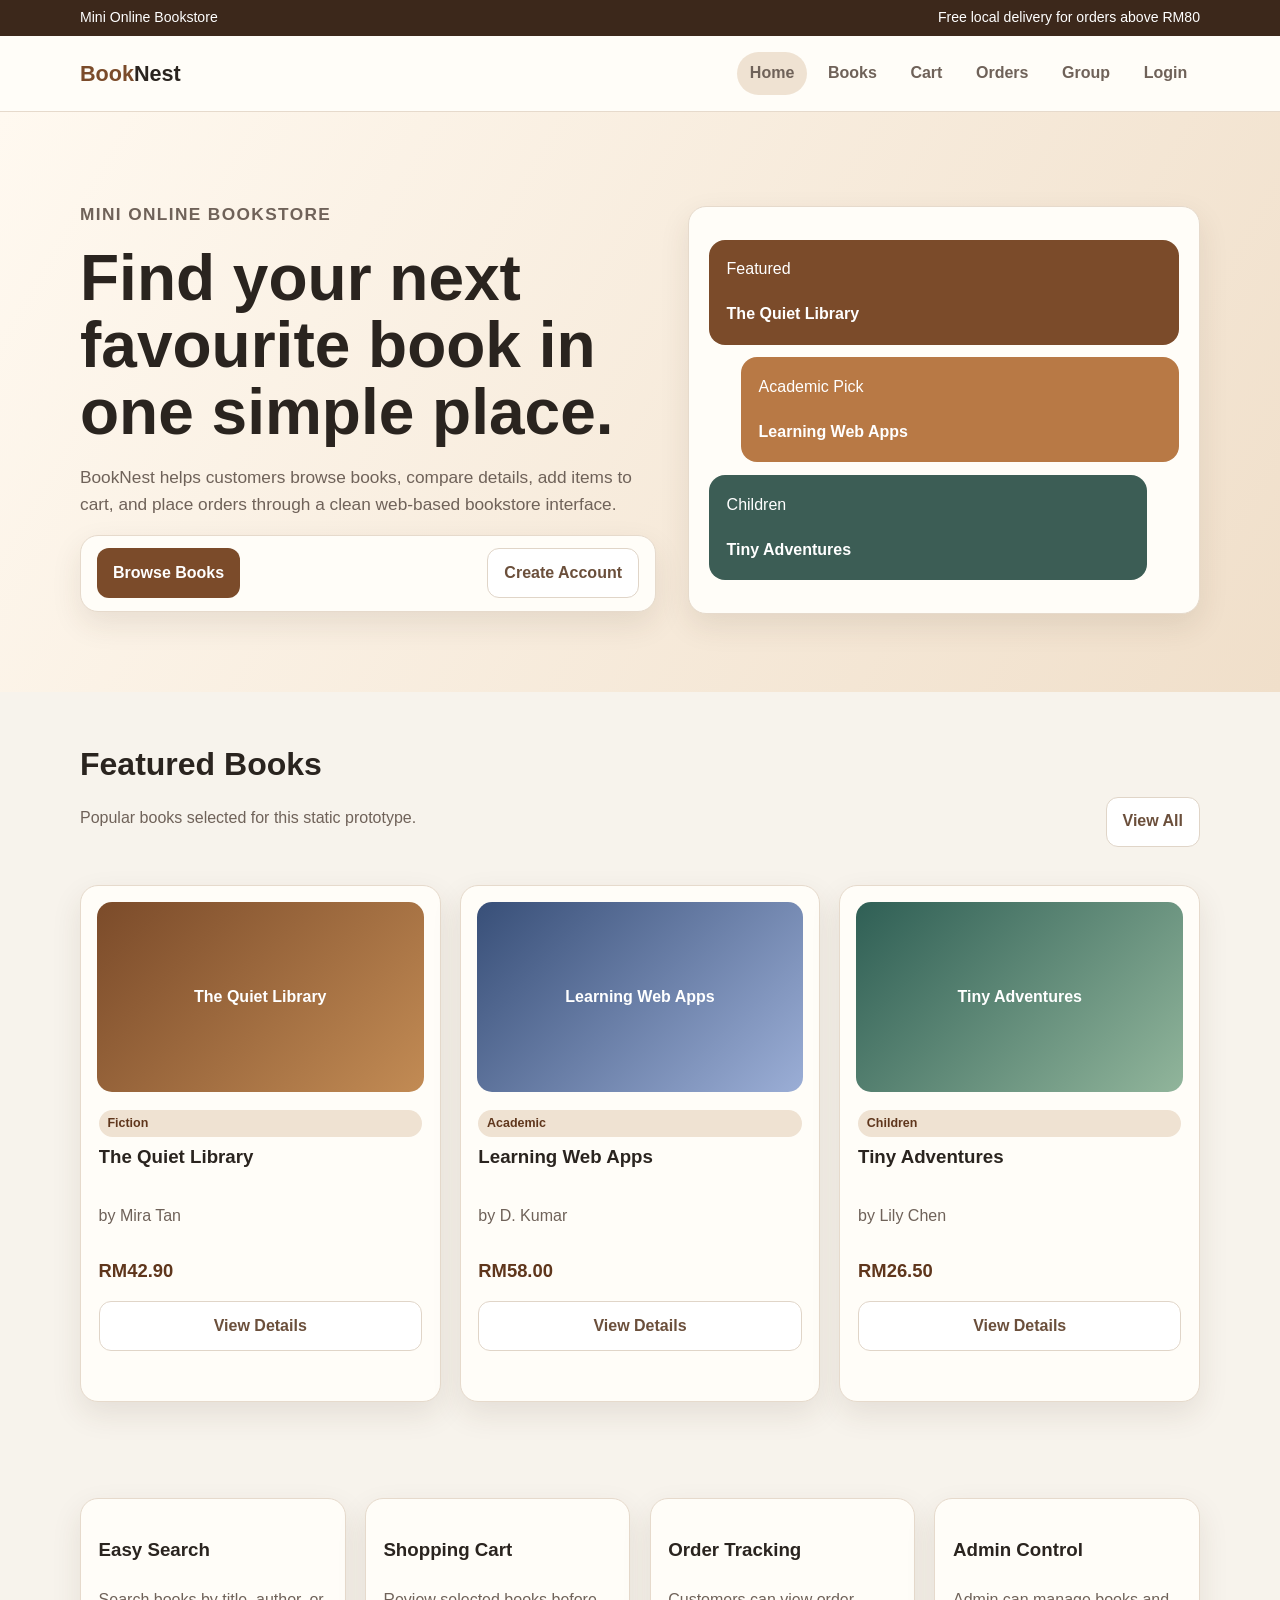
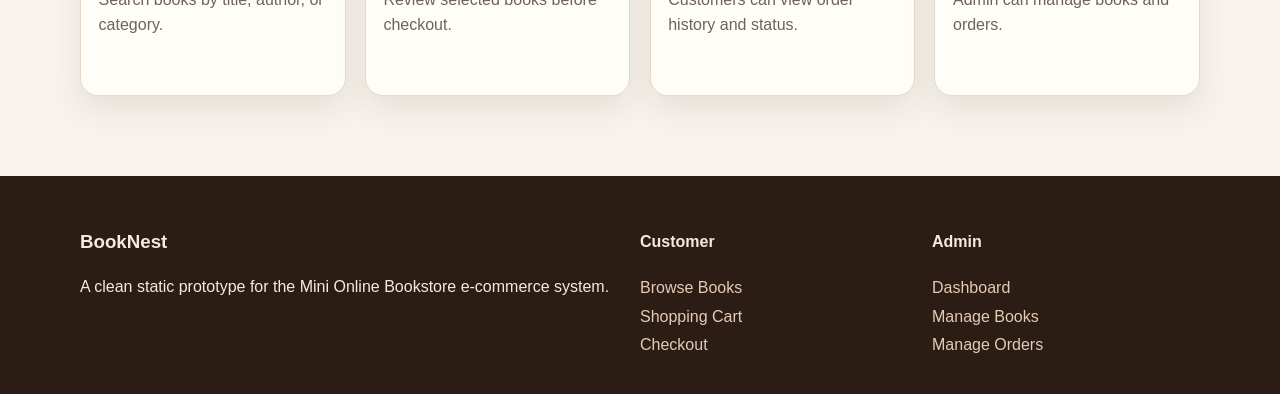
<file: index.html>
<!DOCTYPE html>
<html lang="en">
   <head>
      <meta charset="UTF-8">
      <meta name="viewport" content="width=device-width, initial-scale=1.0">
      <title>Home | BookNest</title>
      <link rel="stylesheet" href="css/style.css">
   </head>
   <body>
      <div class="topbar">
         <div class="container"><span>Mini Online Bookstore</span><span>Free local delivery for orders above RM80</span></div>
      </div>
      <header class="navbar">
         <div class="container nav-inner">
            <a class="brand" href="index.html">Book<span>Nest</span></a>
            <nav class="nav-links"><a class="active" href="index.html">Home</a><a href="books.html">Books</a><a href="cart.html">Cart</a><a href="order-history.html">Orders</a><a href="group.html">Group</a><a href="login.html">Login</a></nav>
         </div>
      </header>
      <section class="hero">
         <div class="container hero-grid">
            <div>
               <p class="eyebrow">Mini Online Bookstore</p>
               <h1>Find your next favourite book in one simple place.</h1>
               <p>BookNest helps customers browse books, compare details, add items to cart, and place orders through a clean web-based bookstore interface.</p>
               <div class="actions"><a class="btn" href="books.html">Browse Books</a><a class="btn secondary" href="register.html">Create Account</a></div>
            </div>
            <div class="hero-card">
               <div class="mock-book"><span>Featured</span><strong>The Quiet Library</strong></div>
               <div class="mock-book"><span>Academic Pick</span><strong>Learning Web Apps</strong></div>
               <div class="mock-book"><span>Children</span><strong>Tiny Adventures</strong></div>
            </div>
         </div>
      </section>
      <section class="section">
         <div class="container">
            <div class="section-head">
               <div>
                  <h2>Featured Books</h2>
                  <p>Popular books selected for this static prototype.</p>
               </div>
               <a class="btn secondary" href="books.html">View All</a>
            </div>
            <div class="grid grid-3">
               <article class="card">
                  <div class="book-cover">The Quiet Library</div>
                  <div class="card-body">
                     <span class="tag">Fiction</span>
                     <h3 class="book-title">The Quiet Library</h3>
                     <p class="meta">by Mira Tan</p>
                     <p class="price">RM42.90</p>
                     <a class="btn secondary" href="book-detail.html">View Details</a>
                  </div>
               </article>
               <article class="card">
                  <div class="book-cover blue">Learning Web Apps</div>
                  <div class="card-body">
                     <span class="tag">Academic</span>
                     <h3 class="book-title">Learning Web Apps</h3>
                     <p class="meta">by D. Kumar</p>
                     <p class="price">RM58.00</p>
                     <a class="btn secondary" href="book-detail.html">View Details</a>
                  </div>
               </article>
               <article class="card">
                  <div class="book-cover green">Tiny Adventures</div>
                  <div class="card-body">
                     <span class="tag">Children</span>
                     <h3 class="book-title">Tiny Adventures</h3>
                     <p class="meta">by Lily Chen</p>
                     <p class="price">RM26.50</p>
                     <a class="btn secondary" href="book-detail.html">View Details</a>
                  </div>
               </article>
            </div>
         </div>
      </section>
      <section class="section">
         <div class="container grid grid-4">
            <div class="card">
               <div class="card-body">
                  <h3>Easy Search</h3>
                  <p class="meta">Search books by title, author, or category.</p>
               </div>
            </div>
            <div class="card">
               <div class="card-body">
                  <h3>Shopping Cart</h3>
                  <p class="meta">Review selected books before checkout.</p>
               </div>
            </div>
            <div class="card">
               <div class="card-body">
                  <h3>Order Tracking</h3>
                  <p class="meta">Customers can view order history and status.</p>
               </div>
            </div>
            <div class="card">
               <div class="card-body">
                  <h3>Admin Control</h3>
                  <p class="meta">Admin can manage books and orders.</p>
               </div>
            </div>
         </div>
      </section>
      <footer class="footer">
         <div class="container footer-grid">
            <div>
               <h3>BookNest</h3>
               <p>A clean static prototype for the Mini Online Bookstore e-commerce system.</p>
            </div>
            <div>
               <h4>Customer</h4>
               <a href="books.html">Browse Books</a><a href="cart.html">Shopping Cart</a><a href="checkout.html">Checkout</a>
            </div>
            <div>
               <h4>Admin</h4>
               <a href="admin-dashboard.html">Dashboard</a><a href="manage-books.html">Manage Books</a><a href="manage-orders.html">Manage Orders</a>
            </div>
         </div>
      </footer>
   </body>
</html>
</file>
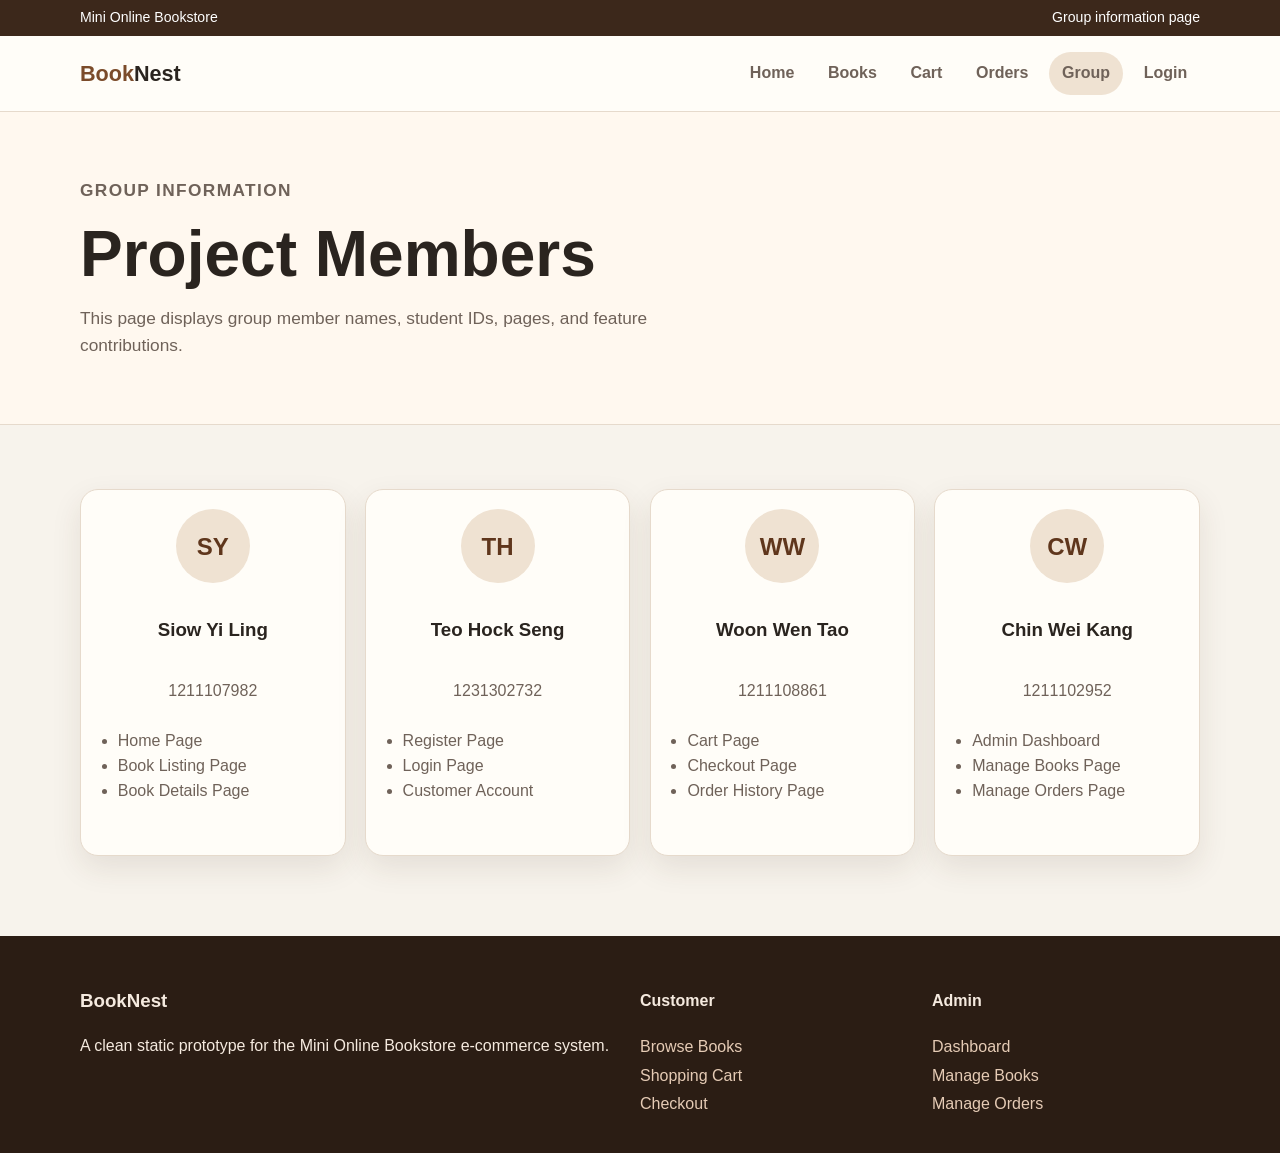
<file: group.html>
<!DOCTYPE html>
<html lang="en">
   <head>
      <meta charset="UTF-8">
      <meta name="viewport" content="width=device-width, initial-scale=1.0">
      <title>Group Details | BookNest</title>
      <link rel="stylesheet" href="css/style.css">
   </head>
   <body>
      <div class="topbar">
         <div class="container"><span>Mini Online Bookstore</span><span>Group information page</span></div>
      </div>
      <header class="navbar">
         <div class="container nav-inner">
            <a class="brand" href="index.html">Book<span>Nest</span></a>
            <nav class="nav-links"><a href="index.html">Home</a><a href="books.html">Books</a><a href="cart.html">Cart</a><a href="order-history.html">Orders</a><a class="active" href="group.html">Group</a><a href="login.html">Login</a></nav>
         </div>
      </header>
      <section class="page-title">
         <div class="container">
            <p class="eyebrow">Group Information</p>
            <h1>Project Members</h1>
            <p>This page displays group member names, student IDs, pages, and feature contributions.</p>
         </div>
      </section>
      <main class="section">
         <div class="container">
            <div class="grid grid-4">
               <div class="card member-card">
                  <div class="avatar">SY</div>
                  <h3>Siow Yi Ling</h3>
                  <p class="meta">1211107982</p>
                  <ul class="role-list">
                     <li>Home Page</li>
                     <li>Book Listing Page</li>
                     <li>Book Details Page</li>
                  </ul>
               </div>
               <div class="card member-card">
                  <div class="avatar">TH</div>
                  <h3>Teo Hock Seng</h3>
                  <p class="meta">1231302732</p>
                  <ul class="role-list">
                     <li>Register Page</li>
                     <li>Login Page</li>
                     <li>Customer Account</li>
                  </ul>
               </div>
               <div class="card member-card">
                  <div class="avatar">WW</div>
                  <h3>Woon Wen Tao</h3>
                  <p class="meta">1211108861</p>
                  <ul class="role-list">
                     <li>Cart Page</li>
                     <li>Checkout Page</li>
                     <li>Order History Page</li>
                  </ul>
               </div>
               <div class="card member-card">
                  <div class="avatar">CW</div>
                  <h3>Chin Wei Kang</h3>
                  <p class="meta">1211102952</p>
                  <ul class="role-list">
                     <li>Admin Dashboard</li>
                     <li>Manage Books Page</li>
                     <li>Manage Orders Page</li>
                  </ul>
               </div>
            </div>
         </div>
      </main>
      <footer class="footer">
         <div class="container footer-grid">
            <div>
               <h3>BookNest</h3>
               <p>A clean static prototype for the Mini Online Bookstore e-commerce system.</p>
            </div>
            <div>
               <h4>Customer</h4>
               <a href="books.html">Browse Books</a><a href="cart.html">Shopping Cart</a><a href="checkout.html">Checkout</a>
            </div>
            <div>
               <h4>Admin</h4>
               <a href="admin-dashboard.html">Dashboard</a><a href="manage-books.html">Manage Books</a><a href="manage-orders.html">Manage Orders</a>
            </div>
         </div>
      </footer>
   </body>
</html>
</file>
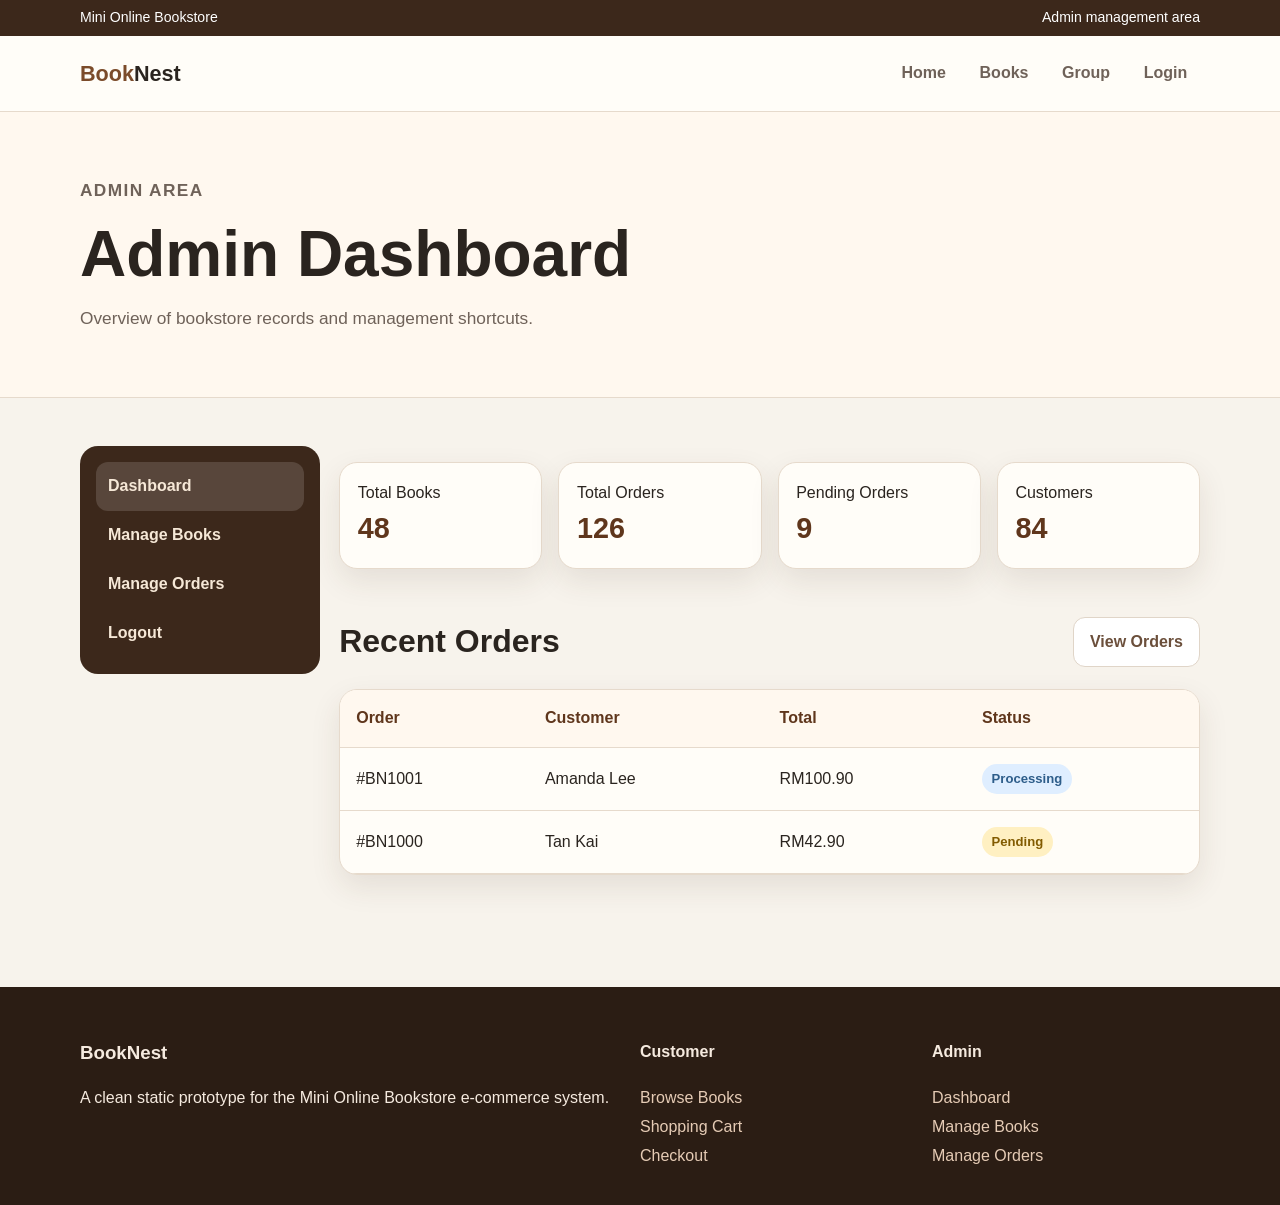
<file: admin/admin-dashboard.html>
<!DOCTYPE html>
<html lang="en">
<head>
    <meta charset="UTF-8">
    <meta name="viewport" content="width=device-width, initial-scale=1.0">
    <title>Admin Dashboard | BookNest</title>

    <link rel="stylesheet" href="../css/style.css">
</head>

<body>

    <!-- Top Bar -->
    <div class="topbar">
        <div class="container">
            <span>Mini Online Bookstore</span>
            <span>Admin management area</span>
        </div>
    </div>

    <!-- Navigation Bar -->
    <header class="navbar">
        <div class="container nav-inner">
            <a class="brand" href="index.html">
                Book<span>Nest</span>
            </a>

            <nav class="nav-links">
                <a href="index.html">Home</a>
                <a href="books.html">Books</a>
                <a href="group.html">Group</a>
                <a href="login.html">Login</a>
            </nav>
        </div>
    </header>

    <!-- Page Title -->
    <section class="page-title">
        <div class="container">
            <p class="eyebrow">Admin Area</p>
            <h1>Admin Dashboard</h1>
            <p>Overview of bookstore records and management shortcuts.</p>
        </div>
    </section>

    <!-- Main Admin Section -->
    <main class="section">
        <div class="container admin-layout">

            <!-- Sidebar -->
            <aside class="sidebar">
                <a class="active" href="admin-dashboard.html">Dashboard</a>
                <a href="manage-books.html">Manage Books</a>
                <a href="manage-orders.html">Manage Orders</a>
                <a href="index.html">Logout</a>
            </aside>

            <!-- Dashboard Content -->
            <section>

                <!-- Statistics Cards -->
                <div class="stat-grid">

                    <div class="stat">
                        <span>Total Books</span>
                        <br>
                        <strong>48</strong>
                    </div>

                    <div class="stat">
                        <span>Total Orders</span>
                        <br>
                        <strong>126</strong>
                    </div>

                    <div class="stat">
                        <span>Pending Orders</span>
                        <br>
                        <strong>9</strong>
                    </div>

                    <div class="stat">
                        <span>Customers</span>
                        <br>
                        <strong>84</strong>
                    </div>

                </div>

                <!-- Recent Orders Header -->
                <div class="section-head" style="margin-top: 2rem;">
                    <h2>Recent Orders</h2>
                    <a class="btn secondary" href="manage-orders.html">View Orders</a>
                </div>

                <!-- Recent Orders Table -->
                <div class="table-wrap">
                    <table>
                        <thead>
                            <tr>
                                <th>Order</th>
                                <th>Customer</th>
                                <th>Total</th>
                                <th>Status</th>
                            </tr>
                        </thead>

                        <tbody>
                            <tr>
                                <td>#BN1001</td>
                                <td>Amanda Lee</td>
                                <td>RM100.90</td>
                                <td>
                                    <span class="status processing">Processing</span>
                                </td>
                            </tr>

                            <tr>
                                <td>#BN1000</td>
                                <td>Tan Kai</td>
                                <td>RM42.90</td>
                                <td>
                                    <span class="status pending">Pending</span>
                                </td>
                            </tr>
                        </tbody>
                    </table>
                </div>

            </section>
        </div>
    </main>

    <!-- Footer -->
    <footer class="footer">
        <div class="container footer-grid">

            <div>
                <h3>BookNest</h3>
                <p>A clean static prototype for the Mini Online Bookstore e-commerce system.</p>
            </div>

            <div>
                <h4>Customer</h4>
                <a href="books.html">Browse Books</a>
                <a href="cart.html">Shopping Cart</a>
                <a href="checkout.html">Checkout</a>
            </div>

            <div>
                <h4>Admin</h4>
                <a href="admin-dashboard.html">Dashboard</a>
                <a href="manage-books.html">Manage Books</a>
                <a href="manage-orders.html">Manage Orders</a>
            </div>

        </div>
    </footer>

</body>
</html>
</file>
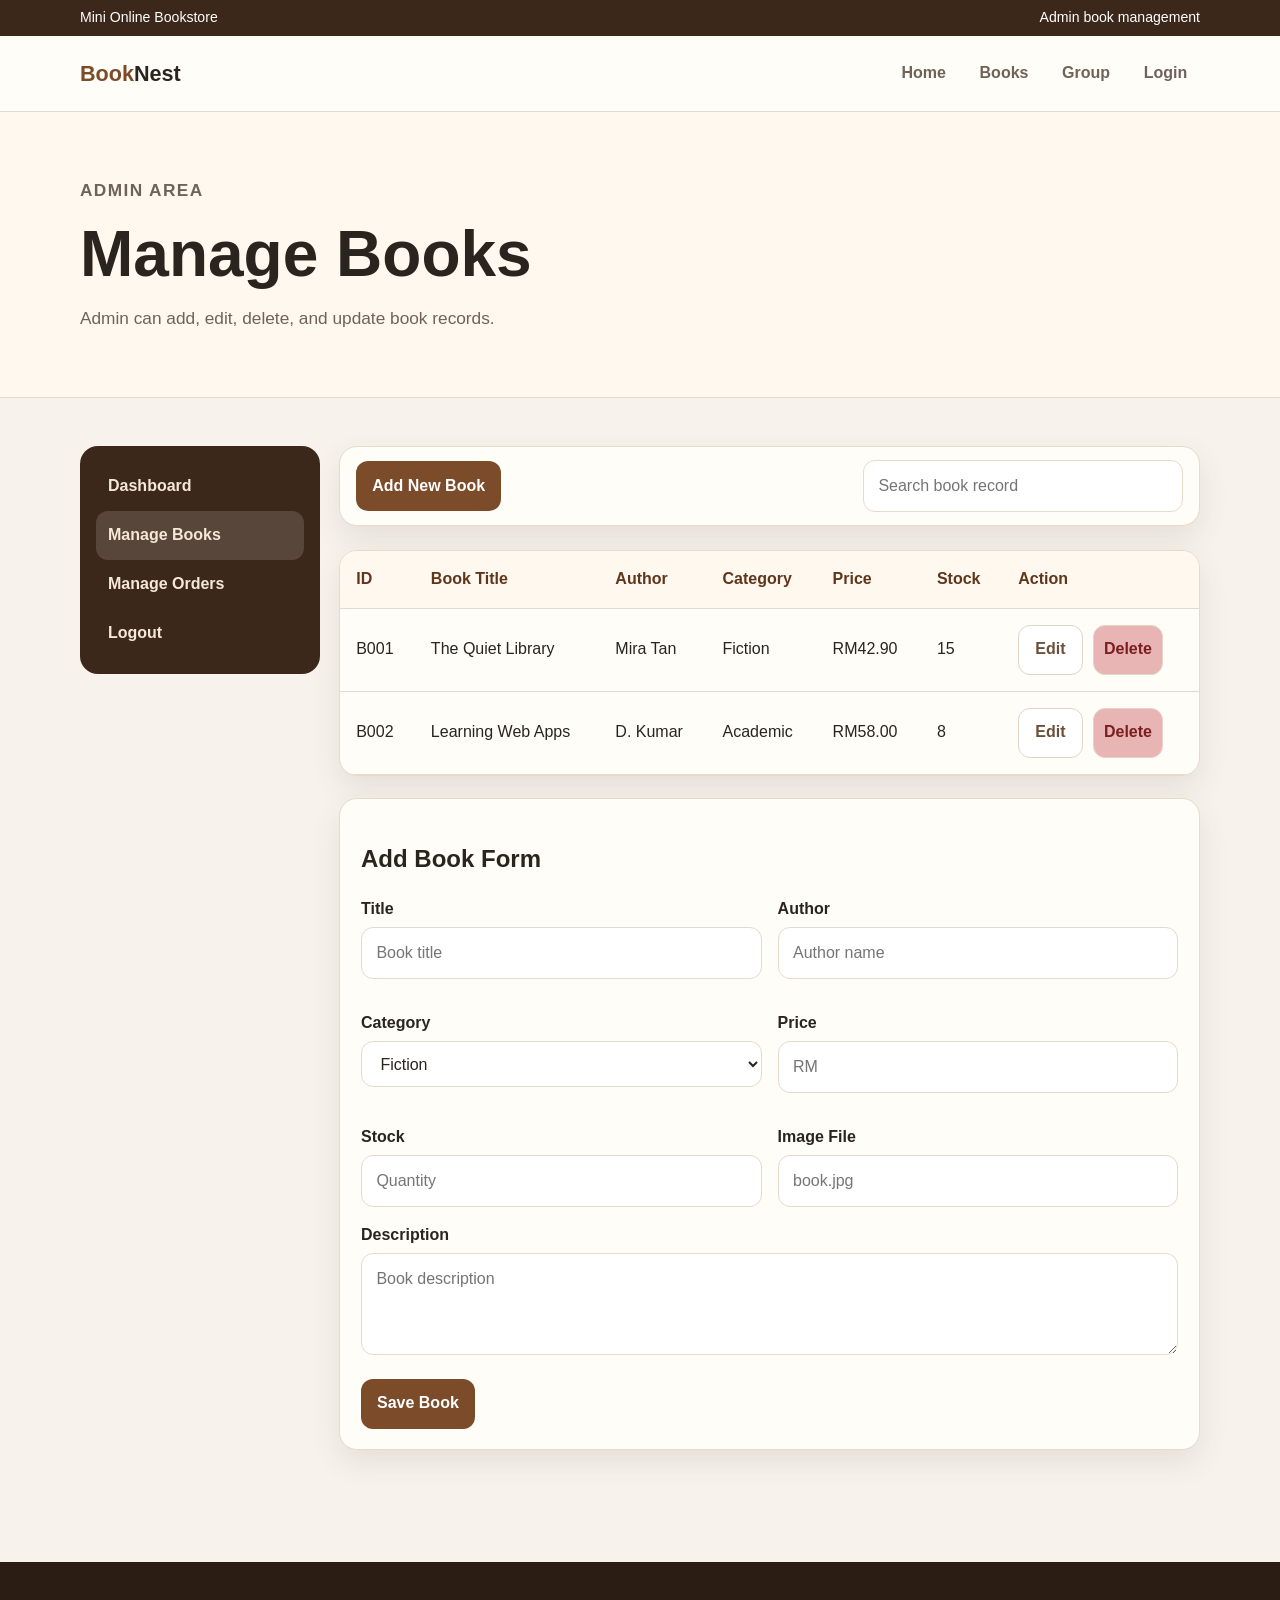
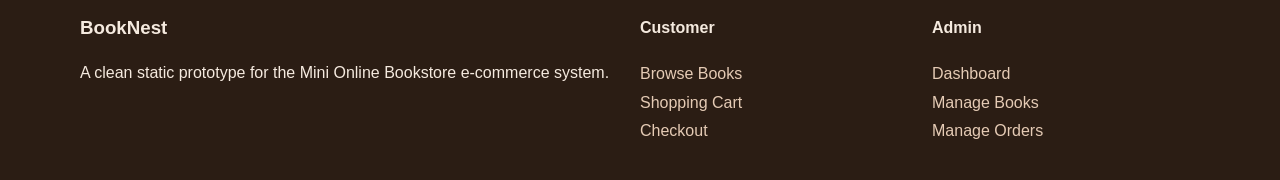
<file: admin/manage-books.html>
<!DOCTYPE html>
<html lang="en">
<head>
    <meta charset="UTF-8">
    <meta name="viewport" content="width=device-width, initial-scale=1.0">
    <title>Manage Books | BookNest</title>

    <link rel="stylesheet" href="../css/style.css">
</head>

<body>

    <!-- Top Bar -->
    <div class="topbar">
        <div class="container">
            <span>Mini Online Bookstore</span>
            <span>Admin book management</span>
        </div>
    </div>

    <!-- Navigation Bar -->
    <header class="navbar">
        <div class="container nav-inner">
            <a class="brand" href="index.html">
                Book<span>Nest</span>
            </a>

            <nav class="nav-links">
                <a href="index.html">Home</a>
                <a href="books.html">Books</a>
                <a href="group.html">Group</a>
                <a href="login.html">Login</a>
            </nav>
        </div>
    </header>

    <!-- Page Title -->
    <section class="page-title">
        <div class="container">
            <p class="eyebrow">Admin Area</p>
            <h1>Manage Books</h1>
            <p>Admin can add, edit, delete, and update book records.</p>
        </div>
    </section>

    <!-- Main Section -->
    <main class="section">
        <div class="container admin-layout">

            <!-- Sidebar -->
            <aside class="sidebar">
                <a href="admin-dashboard.html">Dashboard</a>
                <a class="active" href="manage-books.html">Manage Books</a>
                <a href="manage-orders.html">Manage Orders</a>
                <a href="index.html">Logout</a>
            </aside>

            <!-- Manage Books Content -->
            <section>

                <!-- Action Area -->
                <div class="actions" style="margin-top: 0; margin-bottom: 1rem;">
                    <a class="btn" href="#add-book">Add New Book</a>
                    <input 
                        class="input" 
                        style="max-width: 320px;" 
                        placeholder="Search book record"
                    >
                </div>

                <!-- Book Table -->
                <div class="table-wrap">
                    <table>
                        <thead>
                            <tr>
                                <th>ID</th>
                                <th>Book Title</th>
                                <th>Author</th>
                                <th>Category</th>
                                <th>Price</th>
                                <th>Stock</th>
                                <th>Action</th>
                            </tr>
                        </thead>

                        <tbody>
                            <tr>
                                <td>B001</td>
                                <td>The Quiet Library</td>
                                <td>Mira Tan</td>
                                <td>Fiction</td>
                                <td>RM42.90</td>
                                <td>15</td>
                                <td>
                                    <a class="btn secondary" href="#">Edit</a>
                                    <a class="btn danger" href="#">Delete</a>
                                </td>
                            </tr>

                            <tr>
                                <td>B002</td>
                                <td>Learning Web Apps</td>
                                <td>D. Kumar</td>
                                <td>Academic</td>
                                <td>RM58.00</td>
                                <td>8</td>
                                <td>
                                    <a class="btn secondary" href="#">Edit</a>
                                    <a class="btn danger" href="#">Delete</a>
                                </td>
                            </tr>
                        </tbody>
                    </table>
                </div>

                <!-- Add Book Form -->
                <form id="add-book" class="form-card" style="margin-top: 1.4rem;">
                    <h2>Add Book Form</h2>

                    <div class="form-grid">

                        <div class="field">
                            <label>Title</label>
                            <input class="input" placeholder="Book title">
                        </div>

                        <div class="field">
                            <label>Author</label>
                            <input class="input" placeholder="Author name">
                        </div>

                        <div class="field">
                            <label>Category</label>
                            <select>
                                <option>Fiction</option>
                                <option>Academic</option>
                                <option>Children</option>
                                <option>Self-Improvement</option>
                                <option>Comics</option>
                            </select>
                        </div>

                        <div class="field">
                            <label>Price</label>
                            <input class="input" placeholder="RM">
                        </div>

                        <div class="field">
                            <label>Stock</label>
                            <input class="input" placeholder="Quantity">
                        </div>

                        <div class="field">
                            <label>Image File</label>
                            <input class="input" placeholder="book.jpg">
                        </div>

                    </div>

                    <div class="field">
                        <label>Description</label>
                        <textarea rows="3" placeholder="Book description"></textarea>
                    </div>

                    <a class="btn" href="#">Save Book</a>
                </form>

            </section>
        </div>
    </main>

    <!-- Footer -->
    <footer class="footer">
        <div class="container footer-grid">

            <div>
                <h3>BookNest</h3>
                <p>A clean static prototype for the Mini Online Bookstore e-commerce system.</p>
            </div>

            <div>
                <h4>Customer</h4>
                <a href="books.html">Browse Books</a>
                <a href="cart.html">Shopping Cart</a>
                <a href="checkout.html">Checkout</a>
            </div>

            <div>
                <h4>Admin</h4>
                <a href="admin-dashboard.html">Dashboard</a>
                <a href="manage-books.html">Manage Books</a>
                <a href="manage-orders.html">Manage Orders</a>
            </div>

        </div>
    </footer>

</body>
</html>
</file>
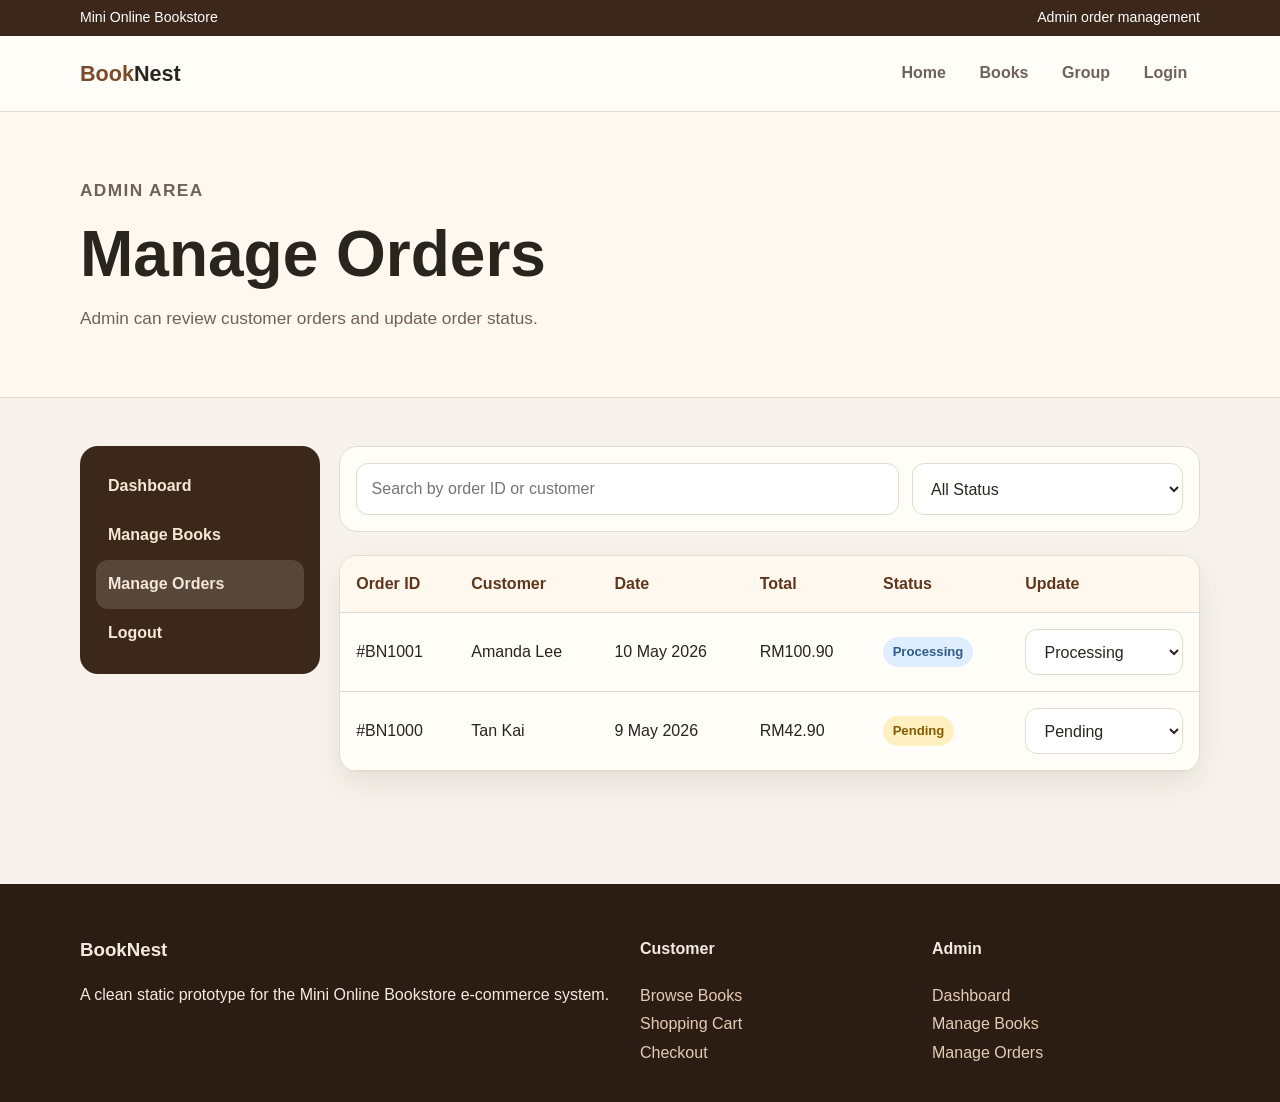
<file: admin/manage-orders.html>
<!DOCTYPE html>
<html lang="en">
<head>
    <meta charset="UTF-8">
    <meta name="viewport" content="width=device-width, initial-scale=1.0">
    <title>Manage Orders | BookNest</title>

    <link rel="stylesheet" href="../css/style.css">
</head>

<body>

    <!-- Top Bar -->
    <div class="topbar">
        <div class="container">
            <span>Mini Online Bookstore</span>
            <span>Admin order management</span>
        </div>
    </div>

    <!-- Navigation Bar -->
    <header class="navbar">
        <div class="container nav-inner">
            <a class="brand" href="index.html">
                Book<span>Nest</span>
            </a>

            <nav class="nav-links">
                <a href="index.html">Home</a>
                <a href="books.html">Books</a>
                <a href="group.html">Group</a>
                <a href="login.html">Login</a>
            </nav>
        </div>
    </header>

    <!-- Page Title -->
    <section class="page-title">
        <div class="container">
            <p class="eyebrow">Admin Area</p>
            <h1>Manage Orders</h1>
            <p>Admin can review customer orders and update order status.</p>
        </div>
    </section>

    <!-- Main Section -->
    <main class="section">
        <div class="container admin-layout">

            <!-- Sidebar -->
            <aside class="sidebar">
                <a href="admin-dashboard.html">Dashboard</a>
                <a href="manage-books.html">Manage Books</a>
                <a class="active" href="manage-orders.html">Manage Orders</a>
                <a href="index.html">Logout</a>
            </aside>

            <!-- Manage Orders Content -->
            <section>

                <!-- Search and Filter Area -->
                <div class="filters" style="grid-template-columns: 2fr 1fr;">
                    <input 
                        class="input" 
                        placeholder="Search by order ID or customer"
                    >

                    <select>
                        <option>All Status</option>
                        <option>Pending</option>
                        <option>Processing</option>
                        <option>Completed</option>
                        <option>Cancelled</option>
                    </select>
                </div>

                <!-- Orders Table -->
                <div class="table-wrap">
                    <table>
                        <thead>
                            <tr>
                                <th>Order ID</th>
                                <th>Customer</th>
                                <th>Date</th>
                                <th>Total</th>
                                <th>Status</th>
                                <th>Update</th>
                            </tr>
                        </thead>

                        <tbody>
                            <tr>
                                <td>#BN1001</td>
                                <td>Amanda Lee</td>
                                <td>10 May 2026</td>
                                <td>RM100.90</td>
                                <td>
                                    <span class="status processing">Processing</span>
                                </td>
                                <td>
                                    <select>
                                        <option>Processing</option>
                                        <option>Completed</option>
                                        <option>Cancelled</option>
                                    </select>
                                </td>
                            </tr>

                            <tr>
                                <td>#BN1000</td>
                                <td>Tan Kai</td>
                                <td>9 May 2026</td>
                                <td>RM42.90</td>
                                <td>
                                    <span class="status pending">Pending</span>
                                </td>
                                <td>
                                    <select>
                                        <option>Pending</option>
                                        <option>Processing</option>
                                        <option>Completed</option>
                                    </select>
                                </td>
                            </tr>
                        </tbody>
                    </table>
                </div>

            </section>
        </div>
    </main>

    <!-- Footer -->
    <footer class="footer">
        <div class="container footer-grid">

            <div>
                <h3>BookNest</h3>
                <p>A clean static prototype for the Mini Online Bookstore e-commerce system.</p>
            </div>

            <div>
                <h4>Customer</h4>
                <a href="books.html">Browse Books</a>
                <a href="cart.html">Shopping Cart</a>
                <a href="checkout.html">Checkout</a>
            </div>

            <div>
                <h4>Admin</h4>
                <a href="admin-dashboard.html">Dashboard</a>
                <a href="manage-books.html">Manage Books</a>
                <a href="manage-orders.html">Manage Orders</a>
            </div>

        </div>
    </footer>

</body>
</html>
</file>
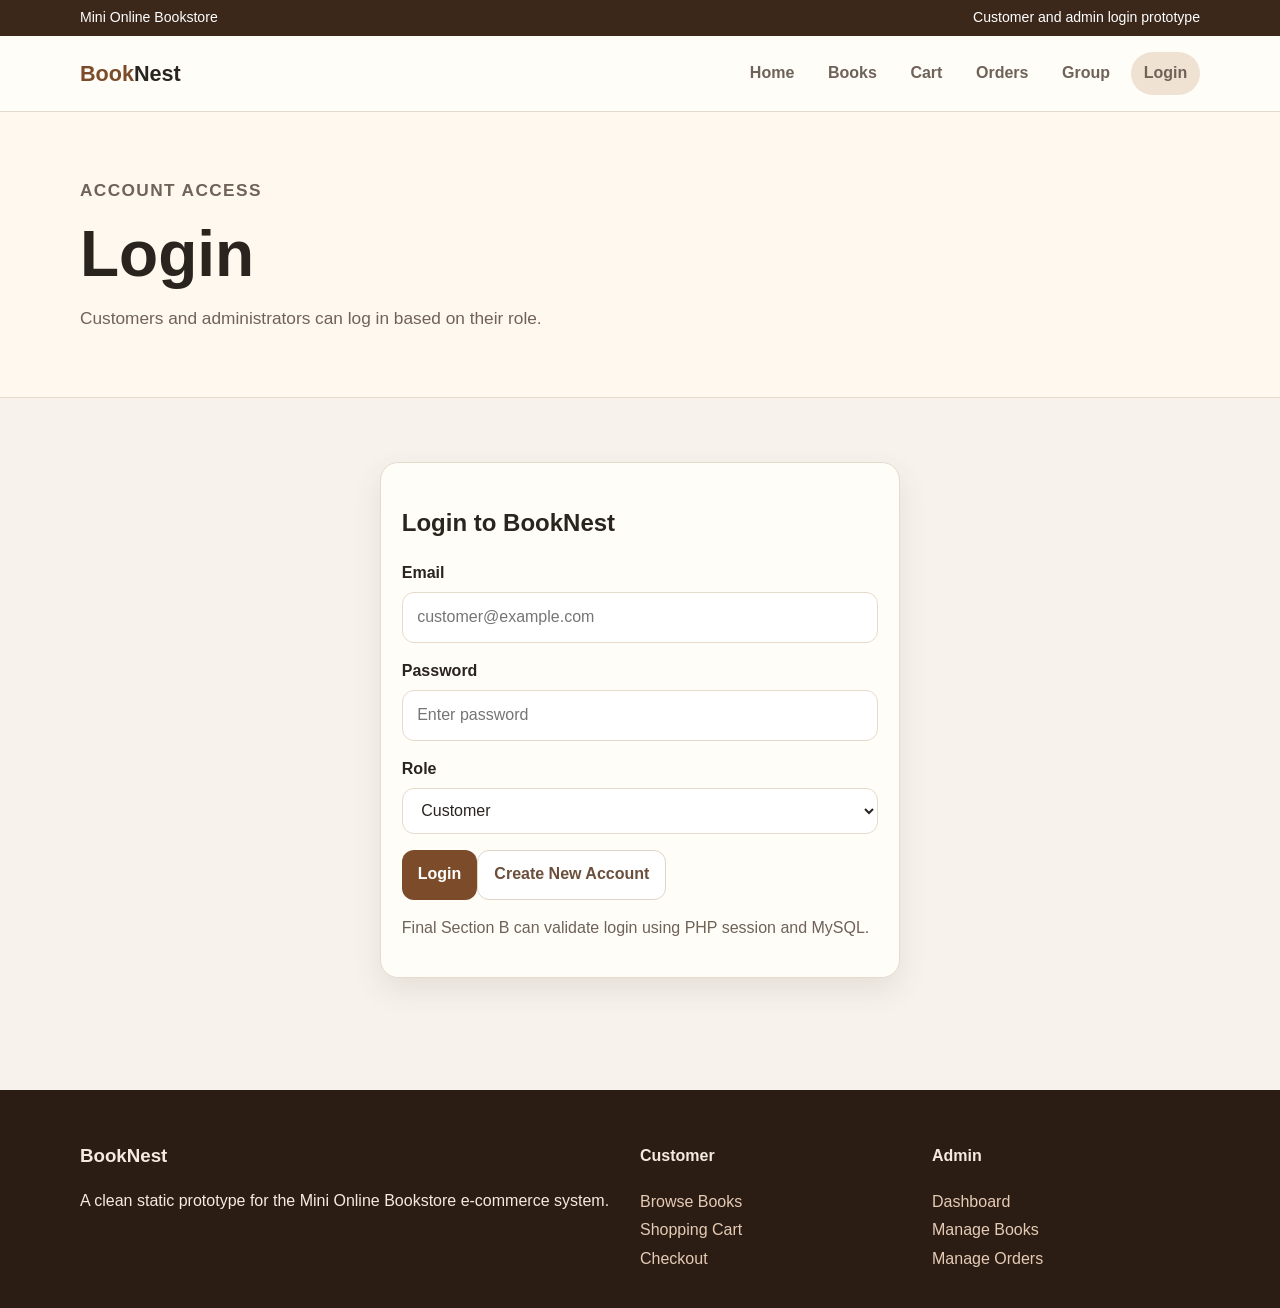
<file: auth/login.html>
<!DOCTYPE html>
<html lang="en">
   <head>
      <meta charset="UTF-8">
      <meta name="viewport" content="width=device-width, initial-scale=1.0">
      <title>Login | BookNest</title>
      <link rel="stylesheet" href="../css/style.css">
   </head>
   <body>
      <div class="topbar">
         <div class="container"><span>Mini Online Bookstore</span><span>Customer and admin login prototype</span></div>
      </div>
      <header class="navbar">
         <div class="container nav-inner">
            <a class="brand" href="index.html">Book<span>Nest</span></a>
            <nav class="nav-links"><a href="index.html">Home</a><a href="books.html">Books</a><a href="cart.html">Cart</a><a href="order-history.html">Orders</a><a href="group.html">Group</a><a class="active" href="login.html">Login</a></nav>
         </div>
      </header>
      <section class="page-title">
         <div class="container">
            <p class="eyebrow">Account Access</p>
            <h1>Login</h1>
            <p>Customers and administrators can log in based on their role.</p>
         </div>
      </section>
      <main class="section">
         <div class="container auth">
            <form class="form-card">
               <h2>Login to BookNest</h2>
               <div class="field"><label>Email</label><input class="input" type="email" placeholder="customer@example.com"></div>
               <div class="field"><label>Password</label><input class="input" type="password" placeholder="Enter password"></div>
               <div class="field">
                  <label>Role</label>
                  <select>
                     <option>Customer</option>
                     <option>Administrator</option>
                  </select>
               </div>
               <a class="btn" href="index.html">Login</a><a class="btn secondary" href="register.html">Create New Account</a>
               <p class="small">Final Section B can validate login using PHP session and MySQL.</p>
            </form>
         </div>
      </main>
      <footer class="footer">
         <div class="container footer-grid">
            <div>
               <h3>BookNest</h3>
               <p>A clean static prototype for the Mini Online Bookstore e-commerce system.</p>
            </div>
            <div>
               <h4>Customer</h4>
               <a href="books.html">Browse Books</a><a href="cart.html">Shopping Cart</a><a href="checkout.html">Checkout</a>
            </div>
            <div>
               <h4>Admin</h4>
               <a href="admin-dashboard.html">Dashboard</a><a href="manage-books.html">Manage Books</a><a href="manage-orders.html">Manage Orders</a>
            </div>
         </div>
      </footer>
   </body>
</html>
</file>
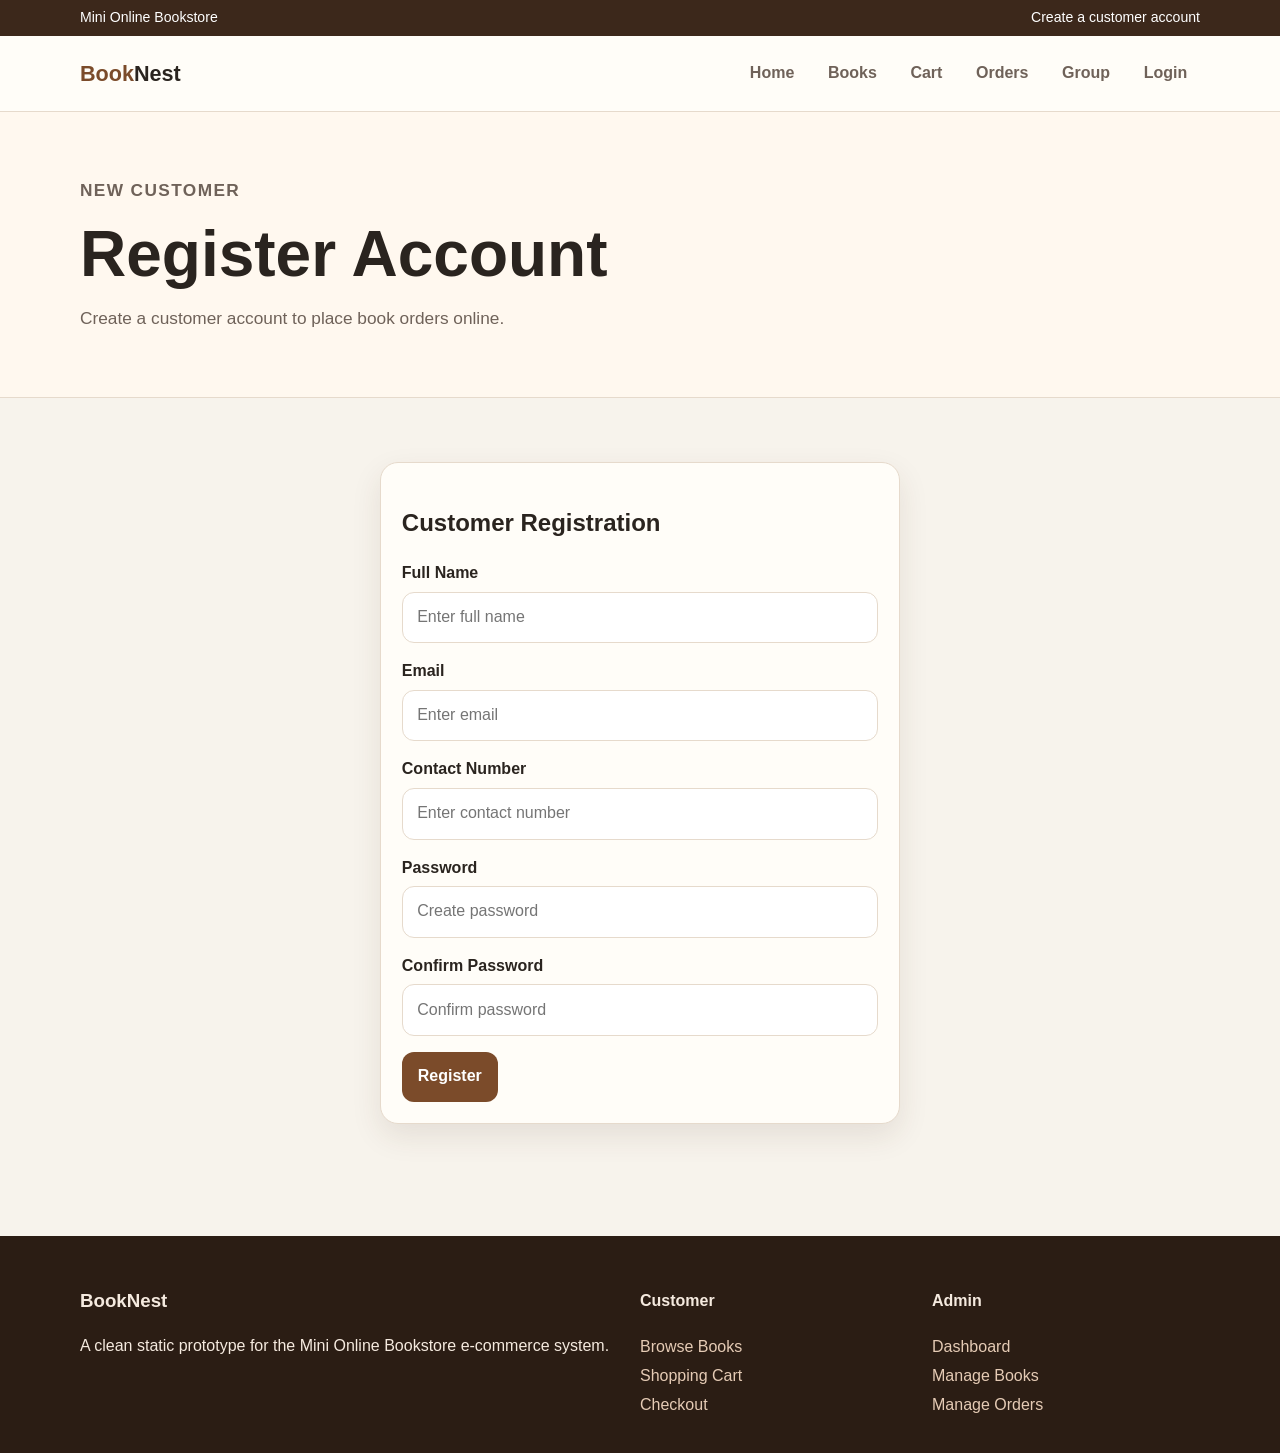
<file: auth/register.html>
<!DOCTYPE html>
<html lang="en">
   <head>
      <meta charset="UTF-8">
      <meta name="viewport" content="width=device-width, initial-scale=1.0">
      <title>Register | BookNest</title>
      <link rel="stylesheet" href="../css/style.css">
   </head>
   <body>
      <div class="topbar">
         <div class="container"><span>Mini Online Bookstore</span><span>Create a customer account</span></div>
      </div>
      <header class="navbar">
         <div class="container nav-inner">
            <a class="brand" href="index.html">Book<span>Nest</span></a>
            <nav class="nav-links"><a href="index.html">Home</a><a href="books.html">Books</a><a href="cart.html">Cart</a><a href="order-history.html">Orders</a><a href="group.html">Group</a><a href="login.html">Login</a></nav>
         </div>
      </header>
      <section class="page-title">
         <div class="container">
            <p class="eyebrow">New Customer</p>
            <h1>Register Account</h1>
            <p>Create a customer account to place book orders online.</p>
         </div>
      </section>
      <main class="section">
         <div class="container auth">
            <form class="form-card">
               <h2>Customer Registration</h2>
               <div class="field"><label>Full Name</label><input class="input" placeholder="Enter full name"></div>
               <div class="field"><label>Email</label><input class="input" type="email" placeholder="Enter email"></div>
               <div class="field"><label>Contact Number</label><input class="input" placeholder="Enter contact number"></div>
               <div class="field"><label>Password</label><input class="input" type="password" placeholder="Create password"></div>
               <div class="field"><label>Confirm Password</label><input class="input" type="password" placeholder="Confirm password"></div>
               <a class="btn" href="login.html">Register</a>
            </form>
         </div>
      </main>
      <footer class="footer">
         <div class="container footer-grid">
            <div>
               <h3>BookNest</h3>
               <p>A clean static prototype for the Mini Online Bookstore e-commerce system.</p>
            </div>
            <div>
               <h4>Customer</h4>
               <a href="books.html">Browse Books</a><a href="cart.html">Shopping Cart</a><a href="checkout.html">Checkout</a>
            </div>
            <div>
               <h4>Admin</h4>
               <a href="admin-dashboard.html">Dashboard</a><a href="manage-books.html">Manage Books</a><a href="manage-orders.html">Manage Orders</a>
            </div>
         </div>
      </footer>
   </body>
</html>
</file>
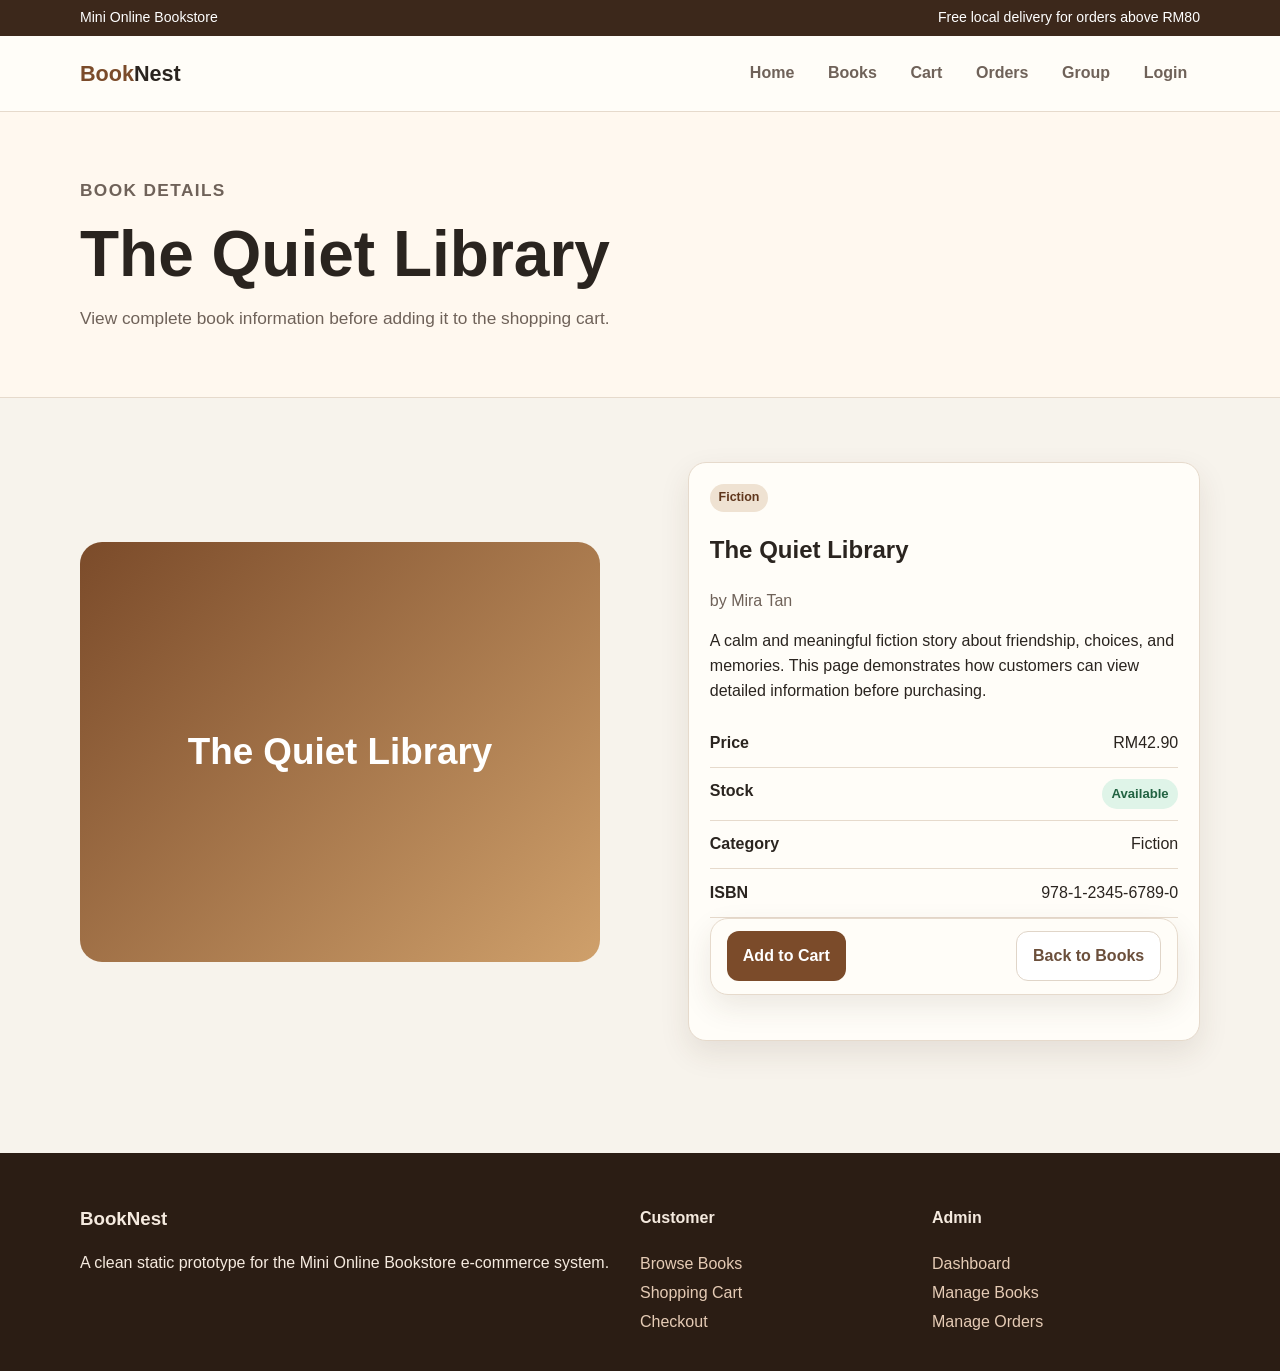
<file: books/book-detail.html>
<!DOCTYPE html>
<html lang="en">
   <head>
      <meta charset="UTF-8">
      <meta name="viewport" content="width=device-width, initial-scale=1.0">
      <title>Book Details | BookNest</title>
      <link rel="stylesheet" href="../css/style.css">
   </head>
   <body>
      <div class="topbar">
         <div class="container"><span>Mini Online Bookstore</span><span>Free local delivery for orders above RM80</span></div>
      </div>
      <header class="navbar">
         <div class="container nav-inner">
            <a class="brand" href="index.html">Book<span>Nest</span></a>
            <nav class="nav-links"><a href="index.html">Home</a><a href="books.html">Books</a><a href="cart.html">Cart</a><a href="order-history.html">Orders</a><a href="group.html">Group</a><a href="login.html">Login</a></nav>
         </div>
      </header>
      <section class="page-title">
         <div class="container">
            <p class="eyebrow">Book Details</p>
            <h1>The Quiet Library</h1>
            <p>View complete book information before adding it to the shopping cart.</p>
         </div>
      </section>
      <main class="section">
         <div class="container two-col">
            <div class="detail-cover">The Quiet Library</div>
            <div class="form-card">
               <span class="tag">Fiction</span>
               <h2>The Quiet Library</h2>
               <p class="meta">by Mira Tan</p>
               <p>A calm and meaningful fiction story about friendship, choices, and memories. This page demonstrates how customers can view detailed information before purchasing.</p>
               <div>
                  <div class="info-row"><strong>Price</strong><span>RM42.90</span></div>
                  <div class="info-row"><strong>Stock</strong><span class="status completed">Available</span></div>
                  <div class="info-row"><strong>Category</strong><span>Fiction</span></div>
                  <div class="info-row"><strong>ISBN</strong><span>978-1-2345-6789-0</span></div>
               </div>
               <div class="actions"><a class="btn" href="cart.html">Add to Cart</a><a class="btn secondary" href="books.html">Back to Books</a></div>
            </div>
         </div>
      </main>
      <footer class="footer">
         <div class="container footer-grid">
            <div>
               <h3>BookNest</h3>
               <p>A clean static prototype for the Mini Online Bookstore e-commerce system.</p>
            </div>
            <div>
               <h4>Customer</h4>
               <a href="books.html">Browse Books</a><a href="cart.html">Shopping Cart</a><a href="checkout.html">Checkout</a>
            </div>
            <div>
               <h4>Admin</h4>
               <a href="admin-dashboard.html">Dashboard</a><a href="manage-books.html">Manage Books</a><a href="manage-orders.html">Manage Orders</a>
            </div>
         </div>
      </footer>
   </body>
</html>
</file>
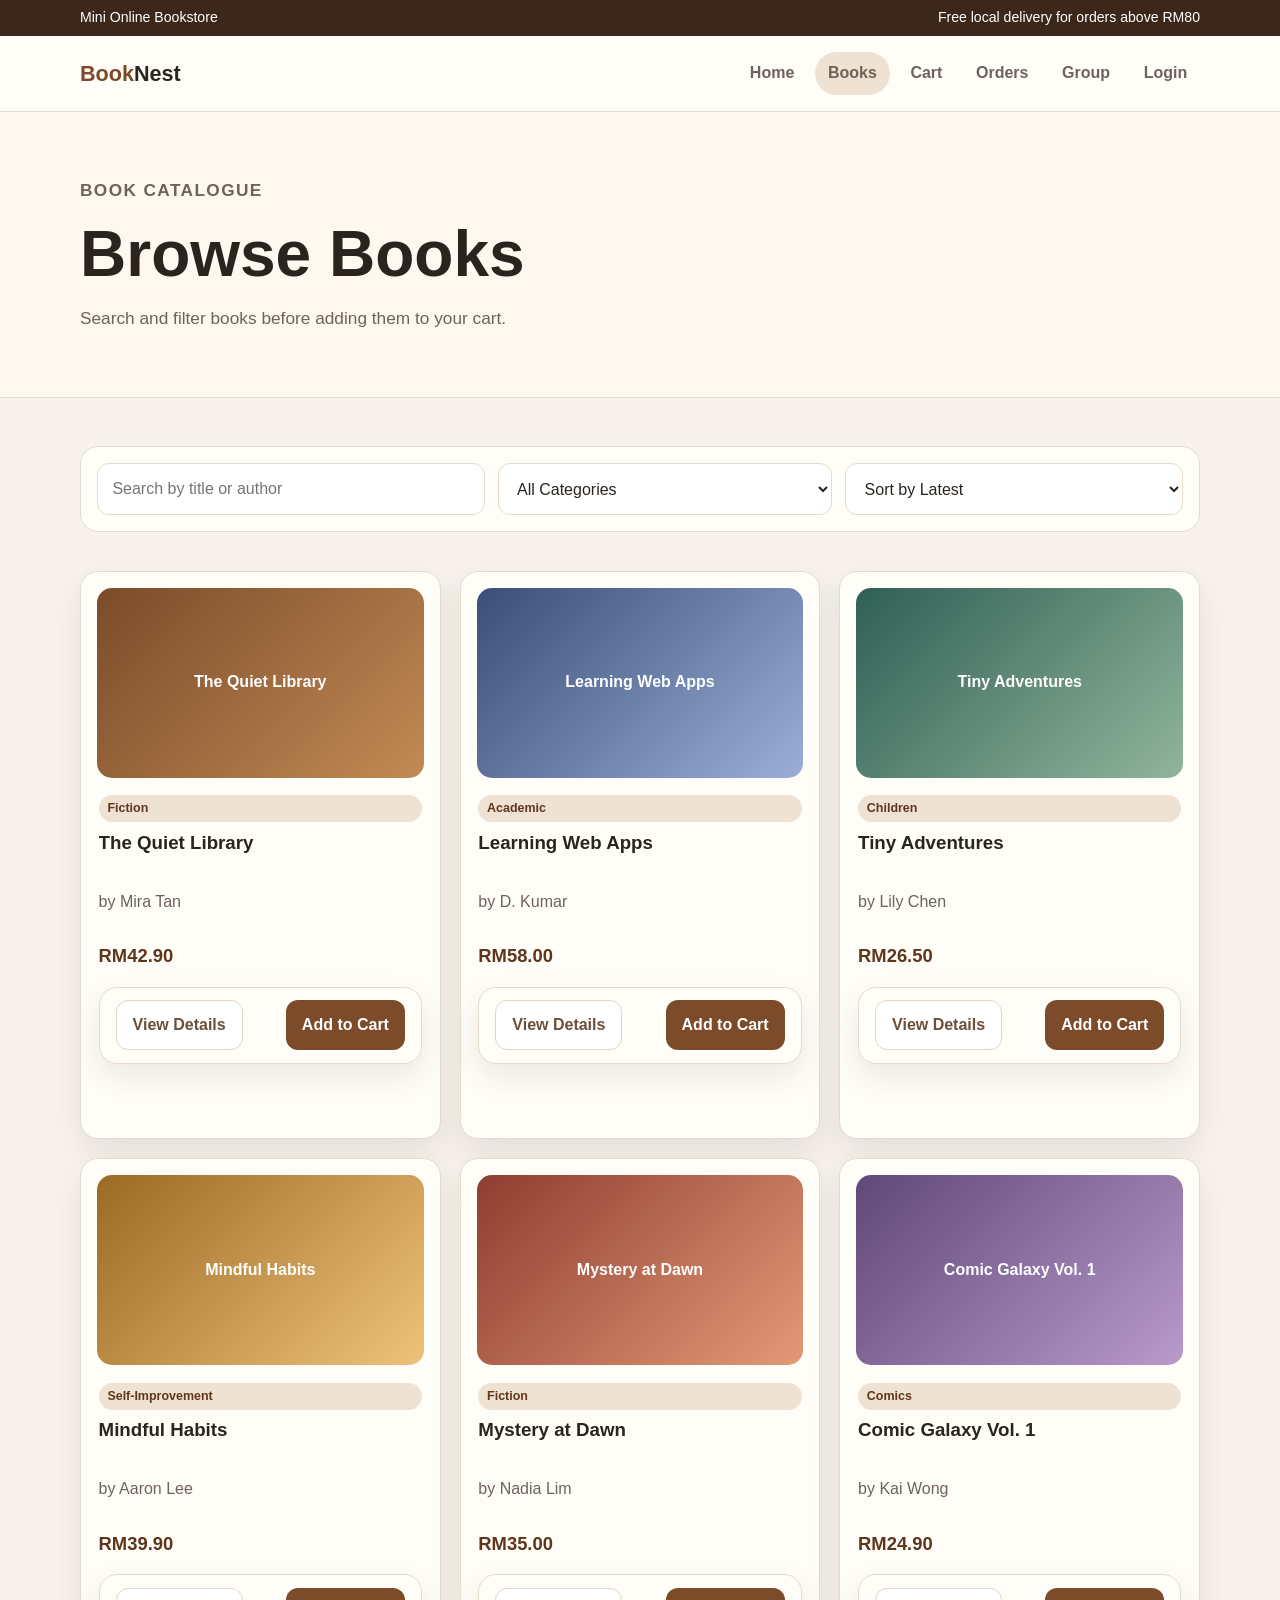
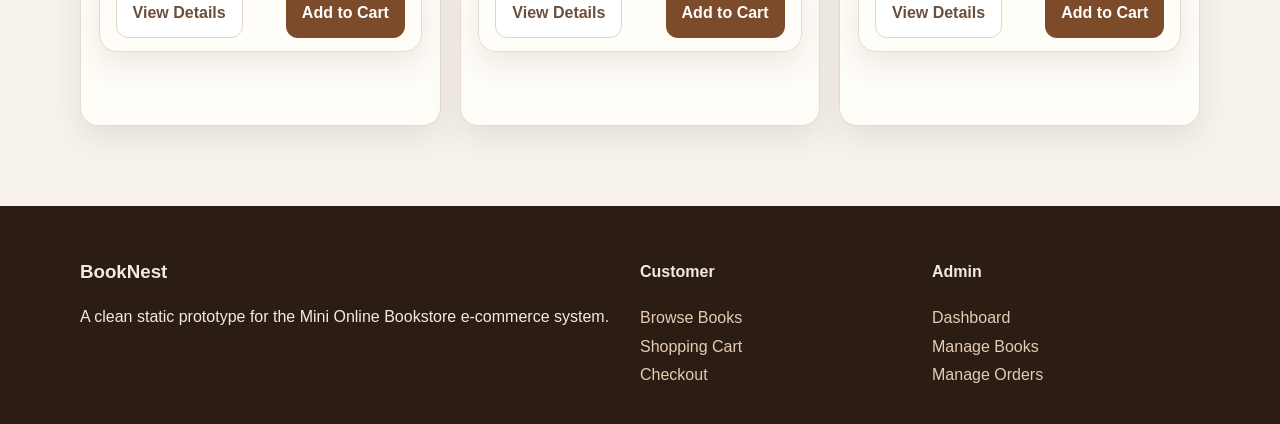
<file: books/books.html>
<!DOCTYPE html>
<html lang="en">
   <head>
      <meta charset="UTF-8">
      <meta name="viewport" content="width=device-width, initial-scale=1.0">
      <title>Books | BookNest</title>
      <link rel="stylesheet" href="../css/style.css">
   </head>
   <body>
      <div class="topbar">
         <div class="container"><span>Mini Online Bookstore</span><span>Free local delivery for orders above RM80</span></div>
      </div>
      <header class="navbar">
         <div class="container nav-inner">
            <a class="brand" href="index.html">Book<span>Nest</span></a>
            <nav class="nav-links"><a href="index.html">Home</a><a class="active" href="books.html">Books</a><a href="cart.html">Cart</a><a href="order-history.html">Orders</a><a href="group.html">Group</a><a href="login.html">Login</a></nav>
         </div>
      </header>
      <section class="page-title">
         <div class="container">
            <p class="eyebrow">Book Catalogue</p>
            <h1>Browse Books</h1>
            <p>Search and filter books before adding them to your cart.</p>
         </div>
      </section>
      <main class="section">
         <div class="container">
            <div class="filters">
               <input class="input" placeholder="Search by title or author">
               <select>
                  <option>All Categories</option>
                  <option>Fiction</option>
                  <option>Academic</option>
                  <option>Children</option>
                  <option>Self-Improvement</option>
                  <option>Comics</option>
               </select>
               <select>
                  <option>Sort by Latest</option>
                  <option>Price: Low to High</option>
                  <option>Price: High to Low</option>
               </select>
            </div>
            <div class="grid grid-3">
               <article class="card">
                  <div class="book-cover">The Quiet Library</div>
                  <div class="card-body">
                     <span class="tag">Fiction</span>
                     <h3 class="book-title">The Quiet Library</h3>
                     <p class="meta">by Mira Tan</p>
                     <p class="price">RM42.90</p>
                     <div class="actions"><a class="btn secondary" href="book-detail.html">View Details</a><a class="btn" href="cart.html">Add to Cart</a></div>
                  </div>
               </article>
               <article class="card">
                  <div class="book-cover blue">Learning Web Apps</div>
                  <div class="card-body">
                     <span class="tag">Academic</span>
                     <h3 class="book-title">Learning Web Apps</h3>
                     <p class="meta">by D. Kumar</p>
                     <p class="price">RM58.00</p>
                     <div class="actions"><a class="btn secondary" href="book-detail.html">View Details</a><a class="btn" href="cart.html">Add to Cart</a></div>
                  </div>
               </article>
               <article class="card">
                  <div class="book-cover green">Tiny Adventures</div>
                  <div class="card-body">
                     <span class="tag">Children</span>
                     <h3 class="book-title">Tiny Adventures</h3>
                     <p class="meta">by Lily Chen</p>
                     <p class="price">RM26.50</p>
                     <div class="actions"><a class="btn secondary" href="book-detail.html">View Details</a><a class="btn" href="cart.html">Add to Cart</a></div>
                  </div>
               </article>
               <article class="card">
                  <div class="book-cover gold">Mindful Habits</div>
                  <div class="card-body">
                     <span class="tag">Self-Improvement</span>
                     <h3 class="book-title">Mindful Habits</h3>
                     <p class="meta">by Aaron Lee</p>
                     <p class="price">RM39.90</p>
                     <div class="actions"><a class="btn secondary" href="book-detail.html">View Details</a><a class="btn" href="cart.html">Add to Cart</a></div>
                  </div>
               </article>
               <article class="card">
                  <div class="book-cover red">Mystery at Dawn</div>
                  <div class="card-body">
                     <span class="tag">Fiction</span>
                     <h3 class="book-title">Mystery at Dawn</h3>
                     <p class="meta">by Nadia Lim</p>
                     <p class="price">RM35.00</p>
                     <div class="actions"><a class="btn secondary" href="book-detail.html">View Details</a><a class="btn" href="cart.html">Add to Cart</a></div>
                  </div>
               </article>
               <article class="card">
                  <div class="book-cover purple">Comic Galaxy Vol. 1</div>
                  <div class="card-body">
                     <span class="tag">Comics</span>
                     <h3 class="book-title">Comic Galaxy Vol. 1</h3>
                     <p class="meta">by Kai Wong</p>
                     <p class="price">RM24.90</p>
                     <div class="actions"><a class="btn secondary" href="book-detail.html">View Details</a><a class="btn" href="cart.html">Add to Cart</a></div>
                  </div>
               </article>
            </div>
         </div>
      </main>
      <footer class="footer">
         <div class="container footer-grid">
            <div>
               <h3>BookNest</h3>
               <p>A clean static prototype for the Mini Online Bookstore e-commerce system.</p>
            </div>
            <div>
               <h4>Customer</h4>
               <a href="books.html">Browse Books</a><a href="cart.html">Shopping Cart</a><a href="checkout.html">Checkout</a>
            </div>
            <div>
               <h4>Admin</h4>
               <a href="admin-dashboard.html">Dashboard</a><a href="manage-books.html">Manage Books</a><a href="manage-orders.html">Manage Orders</a>
            </div>
         </div>
      </footer>
   </body>
</html>
</file>
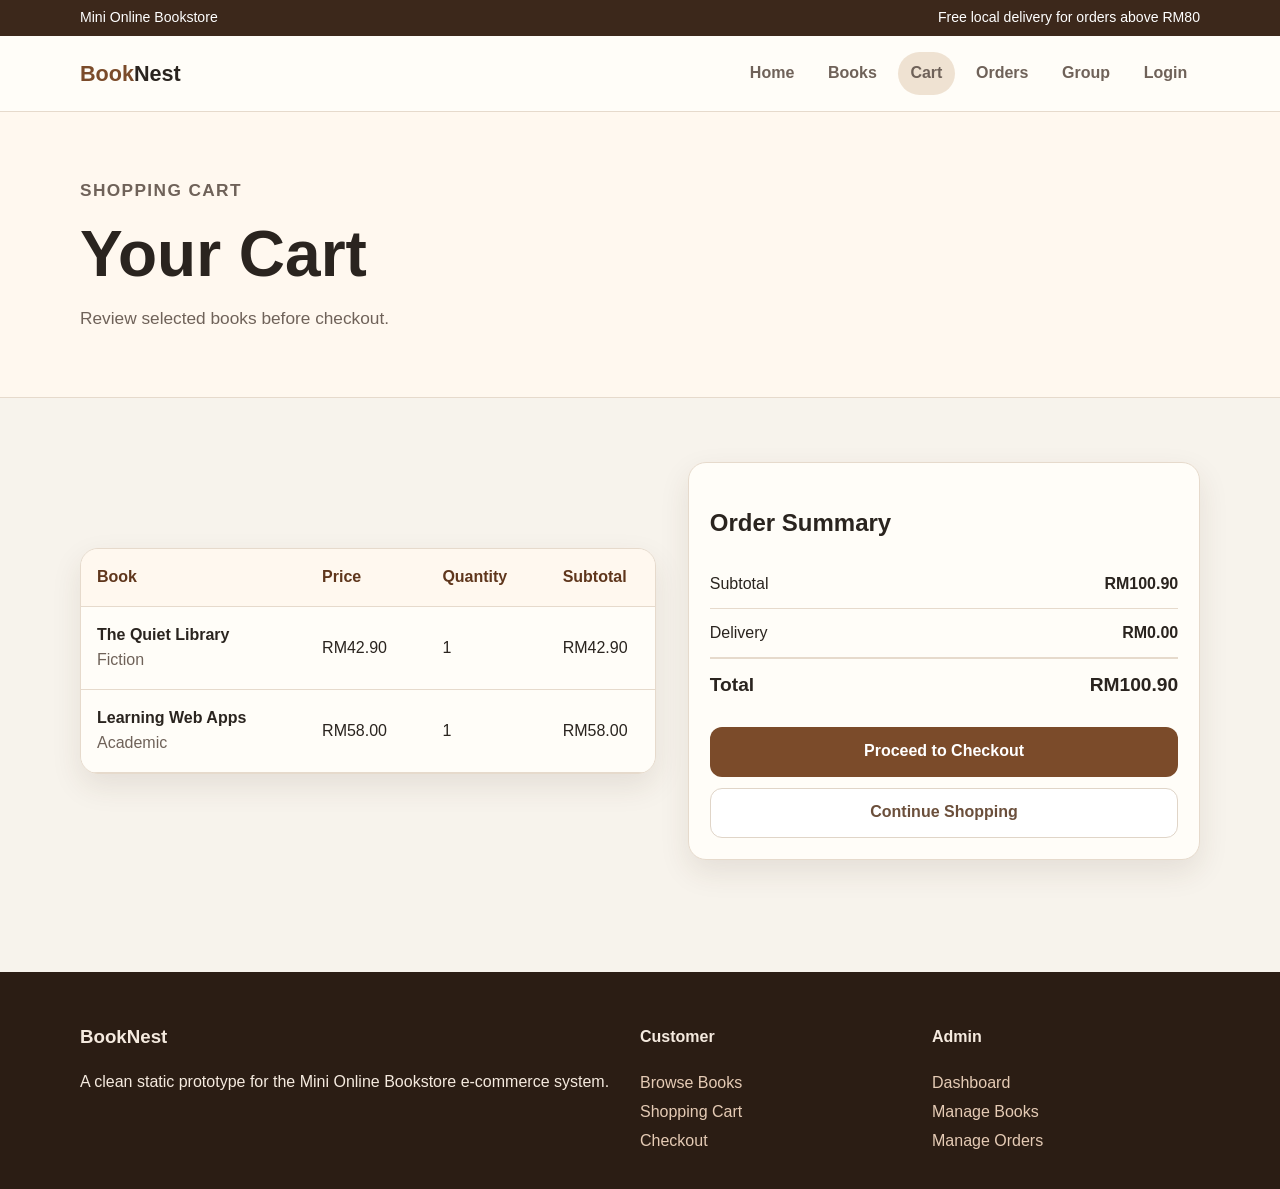
<file: orders/cart.html>
<!DOCTYPE html>
<html lang="en">
   <head>
      <meta charset="UTF-8">
      <meta name="viewport" content="width=device-width, initial-scale=1.0">
      <title>Cart | BookNest</title>
      <link rel="stylesheet" href="../css/style.css">
   </head>
   <body>
      <div class="topbar">
         <div class="container"><span>Mini Online Bookstore</span><span>Free local delivery for orders above RM80</span></div>
      </div>
      <header class="navbar">
         <div class="container nav-inner">
            <a class="brand" href="index.html">Book<span>Nest</span></a>
            <nav class="nav-links"><a href="index.html">Home</a><a href="books.html">Books</a><a class="active" href="cart.html">Cart</a><a href="order-history.html">Orders</a><a href="group.html">Group</a><a href="login.html">Login</a></nav>
         </div>
      </header>
      <section class="page-title">
         <div class="container">
            <p class="eyebrow">Shopping Cart</p>
            <h1>Your Cart</h1>
            <p>Review selected books before checkout.</p>
         </div>
      </section>
      <main class="section">
         <div class="container two-col">
            <div class="table-wrap">
               <table>
                  <thead>
                     <tr>
                        <th>Book</th>
                        <th>Price</th>
                        <th>Quantity</th>
                        <th>Subtotal</th>
                        <th>Action</th>
                     </tr>
                  </thead>
                  <tbody>
                     <tr>
                        <td><strong>The Quiet Library</strong><br><span class="small">Fiction</span></td>
                        <td>RM42.90</td>
                        <td>1</td>
                        <td>RM42.90</td>
                        <td><a class="btn danger" href="#">Remove</a></td>
                     </tr>
                     <tr>
                        <td><strong>Learning Web Apps</strong><br><span class="small">Academic</span></td>
                        <td>RM58.00</td>
                        <td>1</td>
                        <td>RM58.00</td>
                        <td><a class="btn danger" href="#">Remove</a></td>
                     </tr>
                  </tbody>
               </table>
            </div>
            <aside class="summary">
               <h2>Order Summary</h2>
               <div class="summary-row"><span>Subtotal</span><strong>RM100.90</strong></div>
               <div class="summary-row"><span>Delivery</span><strong>RM0.00</strong></div>
               <div class="summary-row total"><span>Total</span><span>RM100.90</span></div>
               <a class="btn" style="width:100%;margin-top:1rem" href="checkout.html">Proceed to Checkout</a><a class="btn secondary" style="width:100%;margin-top:.7rem" href="books.html">Continue Shopping</a>
            </aside>
         </div>
      </main>
      <footer class="footer">
         <div class="container footer-grid">
            <div>
               <h3>BookNest</h3>
               <p>A clean static prototype for the Mini Online Bookstore e-commerce system.</p>
            </div>
            <div>
               <h4>Customer</h4>
               <a href="books.html">Browse Books</a><a href="cart.html">Shopping Cart</a><a href="checkout.html">Checkout</a>
            </div>
            <div>
               <h4>Admin</h4>
               <a href="admin-dashboard.html">Dashboard</a><a href="manage-books.html">Manage Books</a><a href="manage-orders.html">Manage Orders</a>
            </div>
         </div>
      </footer>
   </body>
</html>
</file>
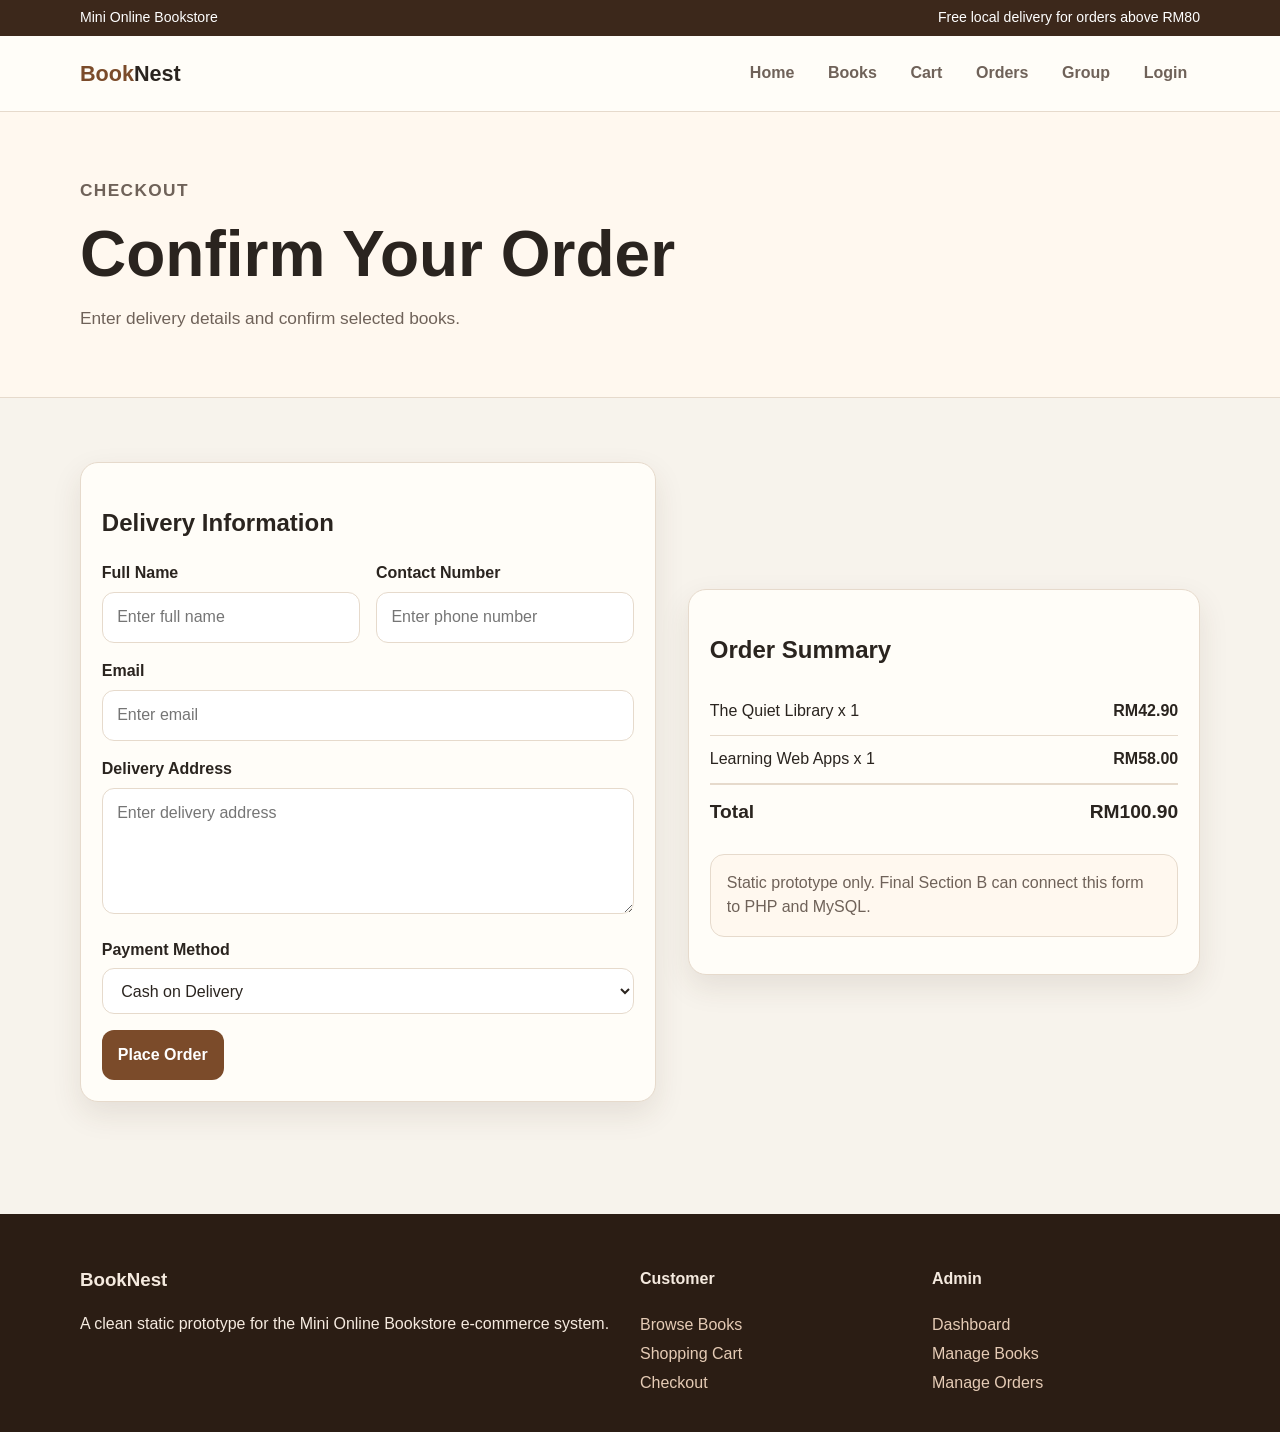
<file: orders/checkout.html>
<!DOCTYPE html>
<html lang="en">
   <head>
      <meta charset="UTF-8">
      <meta name="viewport" content="width=device-width, initial-scale=1.0">
      <title>Checkout | BookNest</title>
      <link rel="stylesheet" href="../css/style.css">
   </head>
   <body>
      <div class="topbar">
         <div class="container"><span>Mini Online Bookstore</span><span>Free local delivery for orders above RM80</span></div>
      </div>
      <header class="navbar">
         <div class="container nav-inner">
            <a class="brand" href="index.html">Book<span>Nest</span></a>
            <nav class="nav-links"><a href="index.html">Home</a><a href="books.html">Books</a><a href="cart.html">Cart</a><a href="order-history.html">Orders</a><a href="group.html">Group</a><a href="login.html">Login</a></nav>
         </div>
      </header>
      <section class="page-title">
         <div class="container">
            <p class="eyebrow">Checkout</p>
            <h1>Confirm Your Order</h1>
            <p>Enter delivery details and confirm selected books.</p>
         </div>
      </section>
      <main class="section">
         <div class="container two-col">
            <form class="form-card">
               <h2>Delivery Information</h2>
               <div class="form-grid">
                  <div class="field"><label>Full Name</label><input class="input" placeholder="Enter full name"></div>
                  <div class="field"><label>Contact Number</label><input class="input" placeholder="Enter phone number"></div>
               </div>
               <div class="field"><label>Email</label><input class="input" placeholder="Enter email"></div>
               <div class="field"><label>Delivery Address</label><textarea rows="4" placeholder="Enter delivery address"></textarea></div>
               <div class="field">
                  <label>Payment Method</label>
                  <select>
                     <option>Cash on Delivery</option>
                     <option>Online Transfer</option>
                  </select>
               </div>
               <a class="btn" href="order-history.html">Place Order</a>
            </form>
            <aside class="summary">
               <h2>Order Summary</h2>
               <div class="summary-row"><span>The Quiet Library x 1</span><strong>RM42.90</strong></div>
               <div class="summary-row"><span>Learning Web Apps x 1</span><strong>RM58.00</strong></div>
               <div class="summary-row total"><span>Total</span><span>RM100.90</span></div>
               <p class="notice">Static prototype only. Final Section B can connect this form to PHP and MySQL.</p>
            </aside>
         </div>
      </main>
      <footer class="footer">
         <div class="container footer-grid">
            <div>
               <h3>BookNest</h3>
               <p>A clean static prototype for the Mini Online Bookstore e-commerce system.</p>
            </div>
            <div>
               <h4>Customer</h4>
               <a href="books.html">Browse Books</a><a href="cart.html">Shopping Cart</a><a href="checkout.html">Checkout</a>
            </div>
            <div>
               <h4>Admin</h4>
               <a href="admin-dashboard.html">Dashboard</a><a href="manage-books.html">Manage Books</a><a href="manage-orders.html">Manage Orders</a>
            </div>
         </div>
      </footer>
   </body>
</html>
</file>
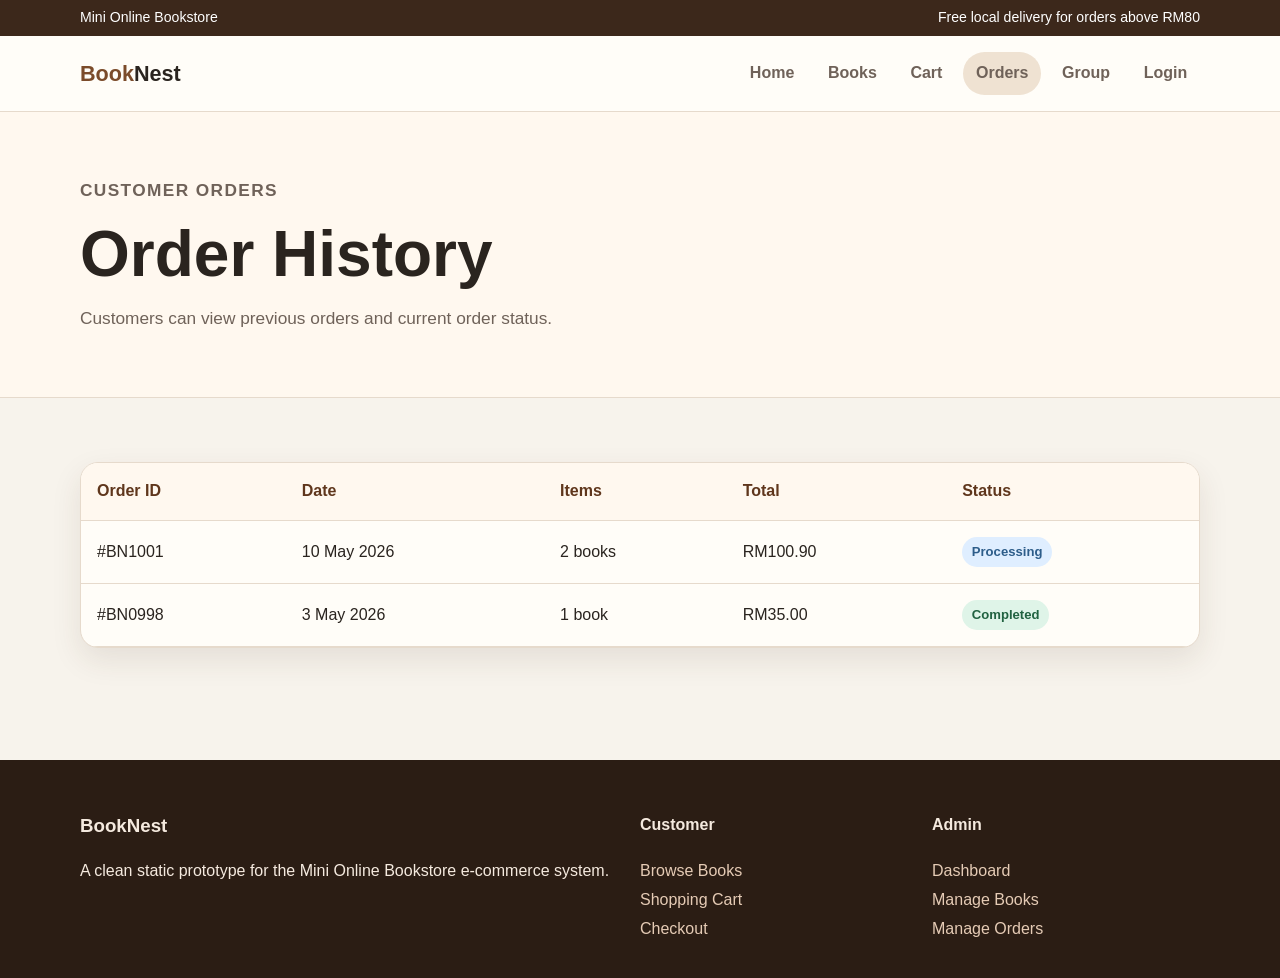
<file: orders/order-history.html>
<!DOCTYPE html>
<html lang="en">
   <head>
      <meta charset="UTF-8">
      <meta name="viewport" content="width=device-width, initial-scale=1.0">
      <title>Order History | BookNest</title>
      <link rel="stylesheet" href="../css/style.css">
   </head>
   <body>
      <div class="topbar">
         <div class="container"><span>Mini Online Bookstore</span><span>Free local delivery for orders above RM80</span></div>
      </div>
      <header class="navbar">
         <div class="container nav-inner">
            <a class="brand" href="index.html">Book<span>Nest</span></a>
            <nav class="nav-links"><a href="index.html">Home</a><a href="books.html">Books</a><a href="cart.html">Cart</a><a class="active" href="order-history.html">Orders</a><a href="group.html">Group</a><a href="login.html">Login</a></nav>
         </div>
      </header>
      <section class="page-title">
         <div class="container">
            <p class="eyebrow">Customer Orders</p>
            <h1>Order History</h1>
            <p>Customers can view previous orders and current order status.</p>
         </div>
      </section>
      <main class="section">
         <div class="container">
            <div class="table-wrap">
               <table>
                  <thead>
                     <tr>
                        <th>Order ID</th>
                        <th>Date</th>
                        <th>Items</th>
                        <th>Total</th>
                        <th>Status</th>
                     </tr>
                  </thead>
                  <tbody>
                     <tr>
                        <td>#BN1001</td>
                        <td>10 May 2026</td>
                        <td>2 books</td>
                        <td>RM100.90</td>
                        <td><span class="status processing">Processing</span></td>
                     </tr>
                     <tr>
                        <td>#BN0998</td>
                        <td>3 May 2026</td>
                        <td>1 book</td>
                        <td>RM35.00</td>
                        <td><span class="status completed">Completed</span></td>
                     </tr>
                  </tbody>
               </table>
            </div>
         </div>
      </main>
      <footer class="footer">
         <div class="container footer-grid">
            <div>
               <h3>BookNest</h3>
               <p>A clean static prototype for the Mini Online Bookstore e-commerce system.</p>
            </div>
            <div>
               <h4>Customer</h4>
               <a href="books.html">Browse Books</a><a href="cart.html">Shopping Cart</a><a href="checkout.html">Checkout</a>
            </div>
            <div>
               <h4>Admin</h4>
               <a href="admin-dashboard.html">Dashboard</a><a href="manage-books.html">Manage Books</a><a href="manage-orders.html">Manage Orders</a>
            </div>
         </div>
      </footer>
   </body>
</html>
</file>
<file: css/style.css>
:root {
    --bg: #f7f3ec;
    --paper: #fffdf8;
    --ink: #2a241f;
    --muted: #6f6259;
    --line: #e6dacc;
    --brand: #7b4b2a;
    --brand-dark: #5f361c;
    --accent: #b87945;
    --soft: #efe2d2;
    --shadow: 0 12px 30px rgba(70, 45, 25, .10);
    --radius: 18px;
}

* {
    box-sizing: border-box;
}

body {
    margin: 0;
    font-family: Arial, Helvetica, sans-serif;
    background: var(--bg);
    color: var(--ink);
    line-height: 1.55;
}

a {
    text-decoration: none;
    color: inherit;
}

.container {
    width: min(1120px, 92%);
    margin: auto;
}

/* Top Bar */
.topbar {
    background: #3c281b;
    color: #fff;
    padding: .45rem 0;
    font-size: .88rem;
}

.topbar .container {
    display: flex;
    justify-content: space-between;
    gap: 1rem;
    flex-wrap: wrap;
}

/* Navigation */
.navbar {
    position: sticky;
    top: 0;
    z-index: 10;
    background: rgba(255, 253, 248, .96);
    border-bottom: 1px solid var(--line);
}

.nav-inner {
    display: flex;
    align-items: center;
    justify-content: space-between;
    padding: 1rem 0;
    gap: 1rem;
}

.brand {
    font-weight: 800;
    font-size: 1.35rem;
    color: var(--brand);
}

.brand span {
    color: var(--ink);
}

.nav-links {
    display: flex;
    gap: .5rem;
    flex-wrap: wrap;
}

.nav-links a {
    padding: .55rem .8rem;
    border-radius: 999px;
    color: var(--muted);
    font-weight: 600;
}

.nav-links a:hover,
.active {
    background: var(--soft);
    color: var(--brand-dark);
}

/* Buttons */
.btn {
    display: inline-flex;
    align-items: center;
    justify-content: center;
    border: 0;
    border-radius: 12px;
    padding: .75rem 1rem;
    background: var(--brand);
    color: #fff;
    font-weight: 700;
    cursor: pointer;
    height: 50px;
    font-size: 16px;
}

.btn:hover {
    background: var(--brand-dark);
    transform: translateY(-1px);
}

.btn.secondary {
    background: #ffffff;
    color: #6b4f3b;
    border: 1px solid #e0d5c8;
    padding: 0.4rem 1rem;
    transition: all 0.2s ease;
    font-size: 16px;
}

.btn.secondary:hover {
    background: #e6d5c3;
    color: #4a3426;
    transform: translateY(-1px);
}

.search-btn {
    min-width: 120px;
    height: 50px;
}

.searchbook-btn{
    min-width: 1085px;
    height: 40px;
}

.filterexport-btn {
    min-width: 800px;
    grid-column: 1 / -1; 
    display: flex;
    width: 100%;
    justify-content: center;
    align-items: center;
    height: 45px;
    background: #27ae60;
    font-size: 15px;
    height: 50px;
    flex: 0 0 100%;
}


.filterexport-btn:hover {
    background: #219150;
}

.edit-btn, .approve-btn {
    height: 40px;
    width: 70px;
    margin-bottom: 10px;
}

.view-btn, .cancel-btn {
    min-width: 130px;
}

.card-body .view-btn {
    margin-top: auto;
}

.action-cell {
    display: flex;
    flex-direction: column;
    gap: 8px;
    min-width: 180px;
}

.view1-btn {
    background: #6b4f3b;
    color: white;
    padding: 6px 12px;
    border-radius: 8px;
    font-size: 0.85rem;
    height: 36px;
    display: flex;
    text-align: center;
    padding: 8px 0;
    border-radius: 8px;
    margin-bottom: 10px;
    font-size: 16px;
}

.view1-btn:hover {
    background: #543d2b;
}

.login-btn, .create-btn, .register-btn, .already-btn{
    margin-top: 15px;
    min-width: 235px !important;
    height: 40px !important;
    font-size: 16px;
}

.update-form {
    display: flex;
    gap: 10px;
}

.filter-btn{
    min-width: 100px;
}

/* SAME SIZE */
.status-select,
.update-btn {
    height: 46px;
    padding: 0 14px;
    border-radius: 12px;
    font-size: 0.85rem;
    font-weight: 600;
    width: 100px;
}

/* Fix select width */
.status-select {
    width: 400px;   /* control size */
    border: 1px solid #ddd;
    background: #f9f9f9;
}

/* Button style */
.update-btn:hover {
    background: #af8565;   /* darker brown */
    transform: translateY(-1px);
    color: white;
}

.btn.danger {
    background: #e8b4b4;
    color: #7a1f1f;
    border: 1px solid #e0d5c8;
    border-radius: 12px;
    padding: 0.4rem 1rem;
    transition: all 0.2s ease;
    width: 70px;
}

.logout-btn {
    height: 50px;
}

.export-btn {
    display: flex;
    width: 100%;
    justify-content: center;
    align-items: center;
    height: 45px;
    background: #27ae60;
    font-size: 15px;
    height: 50px;
    flex: 0 0 100%;
}

.export-btn:hover {
    background: #219150;
}

.delete-btn, .reject-btn {
    height: 40px;
}

.btn.danger:hover {
    background: #d88c8c;
}

table {
    border-radius: 12px;
    overflow: hidden;
}

tbody tr:hover {
    background: #fff8ef;
    transition: 0.2s;
}

td .btn {
    margin-right: 6px;
}

.input {
    transition: 0.2s;
}

.input:focus {
    border-color: var(--brand);
    box-shadow: 0 0 0 2px rgba(123, 75, 42, 0.1);
}

.form-card {
    padding: 1.5rem;
    border-radius: 18px;
}

/* Hero Section */
.hero {
    padding: 4.5rem 0 3.5rem;
    background: linear-gradient(120deg, #fff9f0, #f0dfca);
}

.hero-grid,
.two-col {
    display: grid;
    grid-template-columns: 0.9fr 0.8fr;
    align-items: center;
    gap: 2rem;
}

.eyebrow {
    color: var(--accent);
    font-weight: 800;
    text-transform: uppercase;
    letter-spacing: .08em;
    font-size: .85rem;
}

.hero h1,
.page-title h1 {
    font-size: clamp(2rem, 5vw, 4rem);
    line-height: 1.05;
    margin: .5rem 0 1rem;
}

.hero p,
.page-title p {
    font-size: 1.08rem;
    color: var(--muted);
    max-width: 650px;
}

.hero-card,
.card,
.form-card,
.summary,
.stat,
.table-wrap {
    background: var(--paper);
    border: 1px solid var(--line);
    border-radius: var(--radius);
    box-shadow: var(--shadow);
    margin-top: 1rem;
    margin-bottom: 1rem;
}

.card1{
        background: #fff;
    padding: 1rem;
    border-radius: 12px;
    margin-bottom: 1rem;
    box-shadow: 0 4px 8px rgba(0,0,0,0.05);
}

/* CONTAINER */
.timeline {
    position: relative;
    display: flex !important;
    justify-content: space-between;
    margin: 40px 20px;
}

/* LINE */
.timeline-line {
    position: absolute;
    top: 10px;
    left: 0;
    width: 100%;
    height: 4px;
    background: #ddd;
    z-index: 0;
}

/* ITEM */
.timeline-item {
    position: relative;
    text-align: center;
    flex: 1;
}

.timeline::before {
    display: none;
}
.status.refund-pending {
    background: #fff3cd;
    color: #856404;
}

.status.refund-rejected {
    background: #f8d7da;
    color: #721c24;
}

.timeline-item.refund-pending .timeline-dot,

.timeline-item.refund-requested .timeline-dot {
    background: #856404;
}

.timeline-item.refund-rejected .timeline-dot {
    background: #721c24;
}

.timeline-item.refund-approved .timeline-dot {
    background: #2e7d32;
}
/* CIRCLE */
.circle {
    width: 20px;
    height: 20px;
    border-radius: 50%;
    background: #ddd;
    margin: 0 auto;
    z-index: 1;
    position: relative;
}

.circle.done {
    background: #27ae60;
}

.circle.active {
    background: #27ae60; /* same as done for completed */
}
/* LABEL */
.label {
    margin-top: 10px;
    font-size: 0.85rem;
}

.hero-card {
    padding: 1.25rem;
}

/* Mock Books */
.mock-book {
    border-radius: 16px;
    padding: 1.1rem;
    color: #fff;
    min-height: 105px;
    display: flex;
    flex-direction: column;
    justify-content: space-between;
    margin: .8rem 0;
    background: #7b4b2a;
}

.mock-book:nth-child(2) {
    background: #b87945;
    margin-left: 2rem;
}

.mock-book:nth-child(3) {
    background: #3c5d55;
    margin-right: 2rem;
}

/* General Layout */
.actions {
    margin-bottom: 1.5rem !important;
    display: flex;
    gap: 0.8rem;
    align-items: center;
    justify-content: space-between;
    background: var(--paper);
    border: 1px solid var(--line);
    border-radius: var(--radius);
    padding: 0.8rem 1rem;
    box-shadow: var(--shadow);
}

.actions1 {
    display: flex;
    gap: 0.8rem;
    align-items: center;
    justify-content: space-between;
    background: var(--paper);
    margin-top: auto;
}

.actions2 {
    display: flex;
    gap: 0.8rem;
    align-items: center;
    justify-content: space-between;
    background: var(--paper);
    margin-top: 1.5rem !important;
}


.section {
    padding: 3rem 0;
}

.section-head {
    display: flex;
    justify-content: space-between;
    gap: 1rem;
    align-items: end;
    margin-bottom: 1.4rem;
}

.section-head h2 {
    font-size: 2rem;
    margin: 0;
}

.section-head p,
.meta,
.small {
    color: var(--muted);
}

.grid {
    display: grid;
    gap: 1.2rem;
}

.grid-4 {
    grid-template-columns: repeat(4, 1fr);
}

.grid-3 {
    grid-template-columns: repeat(3, 1fr);
}

/* Cards */
.card {
    overflow: hidden;
    display: flex;
    flex-direction: column;
    height: 100%;
}

.card-body {
    padding: 1.1rem;
    display: flex;
    flex-direction: column;
    flex: 1;
}

.book-cover {
    height: 190px;
    border-radius: 15px;
    margin: 1rem 1rem 0;
    padding: 0.6rem;
    display: flex;
    align-items: center;
    justify-content: center;
    color: #fff;
    text-align: center;
    font-weight: 800;
    background: linear-gradient(135deg, #7b4b2a, #c28b54);
    overflow: hidden;
}

.book-cover img {
    max-width: 100%;
    max-height: 100%;
    width: auto;
    height: auto;
    object-fit: contain;
    display: block;
    border-radius: 12px;
}

.book-cover span {
    padding: 1rem;
}

.blue {
    background: linear-gradient(135deg, #384f78, #9baed6);
}

.green {
    background: linear-gradient(135deg, #2f5f55, #91b59b);
}

.red {
    background: linear-gradient(135deg, #8f3d30, #e29a78);
}

.purple {
    background: linear-gradient(135deg, #604878, #b89acb);
}

.gold {
    background: linear-gradient(135deg, #9b6a25, #efc27b);
}

.book-title {
    font-weight: 800;
    margin: 0.45rem 0 0.25rem;
    line-height: 1.35;
    display: -webkit-box;
    line-clamp: 2;
    -webkit-line-clamp: 2;
    -webkit-box-orient: vertical;
    overflow: hidden;
    min-height: calc(1.35em * 2);
}

.card-body .meta {
    min-height: 34px;
    margin: 0.35rem 0 0.5rem;
}

.price {
    color: var(--brand-dark);
    font-size: 1.15rem;
    font-weight: 800;
    margin: 0.65rem 0 1rem;
}

.actions1 {
    display: flex;
    gap: 0.8rem;
    align-items: center;
    justify-content: space-between;
    background: var(--paper);
    margin-top: auto;
}

.tag {
    display: inline-block;
    background: var(--soft);
    color: var(--brand-dark);
    border-radius: 999px;
    padding: .25rem .55rem;
    font-size: .78rem;
    font-weight: 700;
}

/* Page Title */
.page-title {
    padding: 3rem 0;
    background: #fff8ef;
    border-bottom: 1px solid var(--line);
}

/* Forms and Filters */
.filters {
    background: var(--paper);
    border: 1px solid var(--line);
    border-radius: var(--radius);
    padding: 1rem;
    display: grid;
    grid-template-columns: auto auto auto;
    gap: .8rem;
    flex-wrap: wrap; 
    margin-bottom: 1.4rem;
}

.filters {
    display: grid;
    grid-template-columns: auto auto auto;
    gap: 0.8rem;
}

/* Make button go to next row */
.filters .searchbook-btn {
    grid-column: 1 / -1;   /* full width */
    justify-self: flex-end; /* align right */

}

.input1,
select{
    border: 1px solid var(--line);
    border-radius: 12px;
    padding: .78rem .9rem;
    background: #fff;
    font: inherit;
    color: var(--ink);
    width: 100%;
}

.input,
textarea {
    border: 1px solid var(--line);
    border-radius: 12px;
    padding: .78rem .9rem;
    background: #fff;
    font: inherit;
    color: var(--ink);
    width: 100%;
}

.filters input[type="date"] {
    padding: 8px 12px;
    border-radius: 10px;
    border: 1px solid var(--line);
    font-size: 14px;
    background: #fff;
    height: 50px;
    width: 100%;
}

.detail-cover {
    width: 100%;
    max-width: 520px;
    height: 420px;
    border-radius: 22px;
    background: linear-gradient(135deg, #7b4b2a, #cfa06b);
    color: #fff;
    display: flex;
    align-items: center;
    justify-content: center;
    text-align: center;
    font-size: 2.3rem;
    font-weight: 900;
    overflow: hidden;
    padding: 1rem;
}

.detail-cover img {
    max-width: 100%;
    max-height: 100%;
    width: auto;
    height: auto;
    object-fit: contain;
    display: block;
    border-radius: 16px;
}

.detail-cover span {
    padding: 2rem;
}

.form-card,
.summary {
    padding: 1.3rem;
}

.field {
    margin-bottom: 1rem;
}

.field label {
    display: block;
    font-weight: 700;
    margin-bottom: .35rem;
}

.form-grid {
    display: grid;
    grid-template-columns: 1fr 1fr;
    gap: 1rem;
}

.auth {
    max-width: 520px;
    margin: auto;
}

.info-row,
.summary-row {
    display: flex;
    justify-content: space-between;
    gap: 1rem;
    border-bottom: 1px solid var(--line);
    padding: .7rem 0;
}

.summary-row.total {
    border-top: 1px solid var(--line);
    border-bottom: 0;
    font-size: 1.2rem;
    font-weight: 900;
}

/* Tables */
.table-wrap {
    overflow: auto;
}

table {
    width: 100%;
    border-collapse: collapse;
    min-width: 720px;
}

th,
td {
    text-align: left;
    padding: 1rem;
    border-bottom: 1px solid var(--line);
}

th {
    background: #fff8ef;
    color: var(--brand-dark);
}

/* Order Status */
.status {
    border-radius: 999px;
    padding: 0.3rem 0.6rem;
    font-size: 0.82rem;
    font-weight: 800;
    display: inline-block;
}

.status.cancelled, .status.rejected {
    background: #fde2e2;
    color: #c0392b;
}

.status.pending {
    background: #fff0c2;
    color: #825b00;
}

.status.processing {
    background: #dfeeff;
    color: #2d5d8a;
}

.status.completed, .status.approved {
    background: #dff4e8;
    color: #216241;
}

.status.refunded {
    background: #fceaea;
    color: #b33939;
}

/* Admin Layout */
.admin-layout {
    display: grid;
    grid-template-columns: 240px 1fr;
    gap: 1.2rem;
}

.sidebar {
    background: #3c281b;
    color: #fff;
    border-radius: var(--radius);
    padding: 1rem;
    height: max-content;
    position: sticky;
    top: 92px;
}

.sidebar a {
    display: block;
    padding: .75rem;
    border-radius: 12px;
    color: #f6e8d7;
    font-weight: 700;
}

.sidebar a:hover,
.sidebar .active {
    background: rgba(255, 255, 255, .14);
}

/* Dashboard Statistics */
.stat-grid {
    display: grid;
    grid-template-columns: repeat(4, 1fr);
    gap: 1rem;
    margin-bottom: 1.5rem;
}

.stat {
    padding: 1.1rem;
}

.stat strong {
    font-size: 1.8rem;
    color: var(--brand-dark);
}

/* Footer */
.footer {
    background: #2b1d14;
    color: #f5eadf;
    padding: 2rem 0;
    margin-top: 3rem;
}

.footer-grid {
    display: grid;
    grid-template-columns: 2fr 1fr 1fr;
    gap: 1.5rem;
}

.footer a {
    display: block;
    color: #e5cbb5;
    margin: .25rem 0;
}

/* Group Page */
.member-card {
    text-align: center;
    padding: 1.2rem;
}

.avatar {
    width: 74px;
    height: 74px;
    border-radius: 50%;
    background: var(--soft);
    display: grid;
    place-items: center;
    margin: 0 auto .8rem;
    color: var(--brand-dark);
    font-weight: 900;
    font-size: 1.5rem;
}

.role-list {
    margin: .6rem 0 0;
    padding-left: 1.1rem;
    text-align: left;
    color: var(--muted);
}

.notice {
    background: #fff8ef;
    border: 1px solid var(--line);
    padding: 1rem;
    border-radius: 14px;
    color: var(--muted);
}

/* Responsive Design */
@media (max-width: 850px) {
    .hero-grid,
    .two-col,
    .admin-layout,
    .footer-grid {
        grid-template-columns: 1fr;
    }

    .grid-4,
    .grid-3,
    .stat-grid {
        grid-template-columns: repeat(2, 1fr);
    }

    .filters,
    .form-grid {
        grid-template-columns: 1fr;
    }

    .nav-inner {
        align-items: flex-start;
        flex-direction: column;
    }

    .sidebar {
        position: static;
    }

    .section-head {
        display: block;
    }
}

@media (max-width: 560px) {
    .grid-4,
    .grid-3,
    .stat-grid {
        grid-template-columns: 1fr;
    }

    .hero {
        padding: 2.5rem 0;
    }

    .book-cover {
        height: 160px;
    }

    .detail-cover {
        min-height: 280px;
        font-size: 1.7rem;
    }
}

.chart-card {
    background: var(--paper);
    padding: 1.5rem;
    border-radius: 16px;
    box-shadow: var(--shadow);
    margin-bottom: 2rem;
}

canvas {
    width: 100% !important;
    height: 300px !important;
}

.insight-row {
    display: grid;
    grid-template-columns: repeat(4, 1fr);
    gap: 1rem;
    margin-bottom: 1.5rem;
}

.insight-box {
    background: white;
    padding: 1rem;
    border-radius: 16px;
    box-shadow: var(--shadow);
    text-align: center;
    position: relative;
    overflow: hidden;
    transition: 0.3s;
}

/* Hover animation */
.insight-box:hover {
    transform: translateY(-5px);
    box-shadow: 0 10px 20px rgba(0,0,0,0.1);
}

/* Icon */
.icon {
    font-size: 1.5rem;
    margin-bottom: 0.3rem;
}

/* Text */
.insight-box p {
    font-size: 0.8rem;
    color: #888;
}

.insight-box h3 {
    margin: 0.3rem 0;
}

/* Mini chart */
.mini-chart {
    height: 40px !important;
}

/* Color themes */
.best { border-top: 4px solid #2ecc71; }
.low { border-top: 4px solid #e74c3c; }
.avg { border-top: 4px solid #3498db; }
.trend { border-top: 4px solid #f39c12; }

/* Trend color */
.trend-text {
    color: green;
}

.trend-text:contains("Decreasing") {
    color: red;
}

.low-stock-card {
    background: linear-gradient(135deg, #fff5f5, #ffeaea);
    border: 1px solid #f5c2c7;
    border-left: 6px solid #e74c3c;
    padding: 1.2rem;
    border-radius: 16px;
    margin-bottom: 1.2rem;
    box-shadow: 0 6px 12px rgba(0,0,0,0.05);
    margin-bottom: 1.5rem;
}

/* HEADER */
.low-stock-header {
    display: flex;
    align-items: center;
    gap: 10px;
}

.low-stock-header h3 {
    margin: 0;
    font-size: 1.1rem;
}

.low-stock-header .count {
    margin-left: auto;
    background: #e74c3c;
    color: white;
    padding: 3px 10px;
    border-radius: 999px;
    font-size: 0.8rem;
}

/* SUBTEXT */
.low-stock-sub {
    font-size: 0.85rem;
    color: #a94442;
    margin: 0.4rem 0 0.8rem;
}

/* LIST */
.low-stock-list {
    display: flex;
    flex-direction: column;
    gap: 0.5rem;
}

.low-stock-item {
    display: flex;
    justify-content: space-between;
    align-items: center;
    background: white;
    padding: 0.6rem 0.8rem;
    border-radius: 10px;
}

/* STOCK LINE */
.stock-line {
    display: inline-flex;
    align-items: center;
    gap: 6px;
    font-weight: 600;
}

/* DOT */
.dot {
    width: 10px;
    height: 10px;
    border-radius: 50%;
}

/* COLORS */
.stock-line.warning .dot {
    background: #f1c40f;
}

.stock-line.danger .dot {
    background: #e74c3c;
}

/* BADGE */
.stock-badge.warning {
    background: #ffeaa7;
    color: #8a6d00;
    padding: 3px 8px;
    border-radius: 999px;
}

.stock-badge.danger {
    background: #fde2e2;
    color: #c0392b;
    padding: 3px 8px;
    border-radius: 999px;
}

/* TABLE STOCK COLOR */
.stock-warning {
    color: #d68910;
    font-weight: bold;
}

.stock-danger {
    color: #c0392b;
    font-weight: bold;
}


/* STAT CARD */
.danger-card {
    background: #fff5f5;
    border: 1px solid #f5c2c7;
}
.danger-card strong {
    color: #c0392b;
}

/* LOW STOCK CARD */
.low-stock-card {
    background: linear-gradient(135deg, #fff5f5, #ffeaea);
    border-left: 6px solid #e74c3c;
    padding: 1rem;
    border-radius: 12px;
    margin: 1rem 0;
}

/* HEADER */
.low-stock-header {
    display: flex;
    justify-content: space-between;
    align-items: center;
}

/* COUNT BADGE */
.count {
    background: #e74c3c;
    color: white;
    padding: 3px 10px;
    border-radius: 999px;
}

/* LIST */
.low-stock-item {
    display: flex;
    justify-content: space-between;
    margin-top: 5px;
}

/* STOCK LINE */
.stock-line {
    display: inline-flex;
    align-items: center;
    gap: 6px;
    font-weight: 600;
}

/* DOT */
.dot {
    width: 10px;
    height: 10px;
    border-radius: 50%;
}

.stock-line.normal .dot { background: #2ecc71; }
.stock-line.warning .dot { background: #f1c40f; }
.stock-line.danger .dot { background: #e74c3c; }

/* ROW */
.row-warning { background: #fffaf0; }
.row-danger { background: #fff5f5; }

.trend {
    font-weight: bold;
    padding: 4px 10px;
    border-radius: 8px;
}

/* GREEN */
.trend.up {
    color: #2e7d32;
    background: #e8f5e9;
}

/* RED */
.trend.down {
    color: #c0392b;
    background: #fde2e2;
}

/* YELLOW */
.trend.stable {
    color: #856404;
    background: #fff3cd;
}

.track-btn {
    width: auto;
    min-width: 90px;
    height: 42px;
}

.modal-overlay {
    position: fixed;
    inset: 0;
    background: rgba(42, 36, 31, 0.45);
    display: none;
    align-items: center;
    justify-content: center;
    z-index: 999;
    padding: 1rem;
}

.modal-overlay.show {
    display: flex;
}

.tracking-modal {
    width: min(620px, 95vw);
    max-height: 88vh;
    overflow-y: auto;
    background: var(--paper);
    border: 1px solid var(--line);
    border-radius: 22px;
    box-shadow: 0 20px 50px rgba(42, 36, 31, 0.25);
    padding: 1.5rem;
    position: relative;
}

.modal-close {
    position: absolute;
    top: 1rem;
    right: 1rem;
    width: 38px;
    height: 38px;
    border: 0;
    border-radius: 50%;
    background: var(--soft);
    color: var(--brand-dark);
    font-size: 1.5rem;
    cursor: pointer;
}

.tracking-summary {
    display: grid;
    grid-template-columns: repeat(3, 1fr);
    gap: 0.8rem;
    margin: 1rem 0 1.4rem;
}

.tracking-summary div {
    background: #fff8ef;
    border: 1px solid var(--line);
    border-radius: 14px;
    padding: 0.8rem;
}

.tracking-summary strong {
    display: block;
    color: var(--brand-dark);
    margin-bottom: 0.25rem;
}

.timeline {
    position: relative;
    padding-left: 1.5rem;
}

.timeline::before {
    content: "";
    position: absolute;
    left: 8px;
    top: 8px;
    bottom: 8px;
    width: 3px;
    background: var(--soft);
    border-radius: 999px;
}

.timeline-item {
    position: relative;
    padding: 0 0 1.2rem 1rem;
}

.timeline-dot {
    position: absolute;
    left: -1.45rem;
    top: 0.25rem;
    width: 18px;
    height: 18px;
    border-radius: 50%;
    background: var(--brand);
    border: 3px solid var(--paper);
    box-shadow: 0 0 0 2px var(--soft);
}

.timeline-content {
    background: #ffffff;
    border: 1px solid var(--line);
    border-radius: 14px;
    padding: 0.9rem;
}

.timeline-content strong {
    color: var(--brand-dark);
}

.timeline-content p {
    margin: 0.25rem 0;
    color: var(--muted);
}

.timeline-content .small {
    display: block;
    margin-top: 0.25rem;
}

@media (max-width: 560px) {
    .tracking-summary {
        grid-template-columns: 1fr;
    }
}

.ai-chatbot-widget {
    position: fixed;
    right: 24px;
    bottom: 24px;
    z-index: 9999;
}

.ai-chatbot-toggle {
    width: 62px;
    height: 62px;
    border-radius: 50%;
    border: none;
    background: #7a3e1d;
    color: white;
    font-size: 1.6rem;
    cursor: pointer;
    box-shadow: 0 10px 24px rgba(0, 0, 0, 0.18);
}

.ai-chatbot-box {
    width: 350px;
    height: 470px;
    background: #fffdf8;
    border: 1px solid #e7d8c8;
    border-radius: 22px;
    display: none;
    flex-direction: column;
    overflow: hidden;
    box-shadow: 0 18px 40px rgba(0, 0, 0, 0.22);
}

.ai-chatbot-header {
    background: #7a3e1d;
    color: white;
    padding: 1rem;
    display: flex;
    justify-content: space-between;
    align-items: flex-start;
}

.ai-chatbot-header p {
    margin: 0.25rem 0 0;
    font-size: 0.85rem;
    opacity: 0.9;
}

.ai-chatbot-header button {
    background: transparent;
    border: none;
    color: white;
    font-size: 1.7rem;
    line-height: 1;
    cursor: pointer;
}

.ai-chatbot-messages {
    flex: 1;
    padding: 1rem;
    overflow-y: auto;
    background: #fffaf3;
}

.ai-bot-message,
.ai-user-message {
    max-width: 85%;
    padding: 0.75rem 0.9rem;
    margin-bottom: 0.75rem;
    border-radius: 16px;
    font-size: 0.9rem;
    line-height: 1.4;
}

.ai-bot-message {
    background: #f0e4d7;
    color: #332116;
    border-bottom-left-radius: 4px;
}

.ai-user-message {
    background: #7a3e1d;
    color: white;
    margin-left: auto;
    border-bottom-right-radius: 4px;
}

.ai-chatbot-form {
    display: flex;
    gap: 0.5rem;
    padding: 0.8rem;
    border-top: 1px solid #e7d8c8;
    background: white;
}

.ai-chatbot-form input {
    flex: 1;
    border: 1px solid #d8c4b0;
    border-radius: 999px;
    padding: 0.7rem 0.9rem;
    outline: none;
}

.ai-chatbot-form button {
    border: none;
    border-radius: 999px;
    padding: 0.7rem 1rem;
    background: #7a3e1d;
    color: white;
    font-weight: 700;
    cursor: pointer;
}

@media (max-width: 480px) {
    .ai-chatbot-box {
        width: calc(100vw - 32px);
        height: 430px;
    }

    .ai-chatbot-widget {
        right: 16px;
        bottom: 16px;
    }
}
/* Order Tracking Popup Timeline */
.tracking-modal {
    width: min(760px, 95vw);
    max-height: 85vh;
    overflow-y: auto;
    background: var(--paper);
    border: 1px solid var(--line);
    border-radius: 22px;
    box-shadow: 0 20px 50px rgba(42, 36, 31, 0.25);
    padding: 1.8rem;
    position: relative;
}

.tracking-timeline {
    position: relative;
    margin-top: 2rem;
    padding-left: 2rem;
}

.tracking-timeline::before {
    content: "";
    position: absolute;
    left: 10px;
    top: 12px;
    bottom: 12px;
    width: 4px;
    background: var(--soft);
    border-radius: 999px;
}

.tracking-step {
    position: relative;
    display: grid;
    grid-template-columns: 24px 1fr;
    gap: 1rem;
    margin-bottom: 1.2rem;
}

.tracking-dot {
    width: 20px;
    height: 20px;
    border-radius: 50%;
    background: var(--brand);
    border: 4px solid var(--paper);
    box-shadow: 0 0 0 2px var(--soft);
    position: relative;
    left: -2rem;
    top: 0.9rem;
    z-index: 2;
}

.tracking-content {
    background: #ffffff;
    border: 1px solid var(--line);
    border-radius: 16px;
    padding: 1rem 1.1rem;
    min-height: 110px;
}

.tracking-content strong {
    color: var(--brand-dark);
    font-size: 1.05rem;
}

.tracking-content p {
    margin: 0.25rem 0;
    color: var(--muted);
}

.tracking-content .small {
    display: block;
    margin-top: 0.25rem;
}

/* Different status dot colours */
.tracking-step.pending .tracking-dot {
    background: #9b6a25;
}

.tracking-step.processing .tracking-dot {
    background: #2d5d8a;
}

.tracking-step.completed .tracking-dot {
    background: #216241;
}

.tracking-step.cancelled .tracking-dot {
    background: #c0392b;
}

.tracking-step.refund-requested .tracking-dot,
.tracking-step.refund-pending .tracking-dot {
    background: #856404;
}

.tracking-step.refund-rejected .tracking-dot {
    background: #721c24;
}

.tracking-step.refunded .tracking-dot,
.tracking-step.refund-approved .tracking-dot {
    background: #216241;
}

@media (max-width: 560px) {
    .tracking-modal {
        width: 95vw;
        padding: 1.2rem;
    }

    .tracking-summary {
        grid-template-columns: 1fr;
    }

    .tracking-content {
        min-height: auto;

    }
}
</file>
